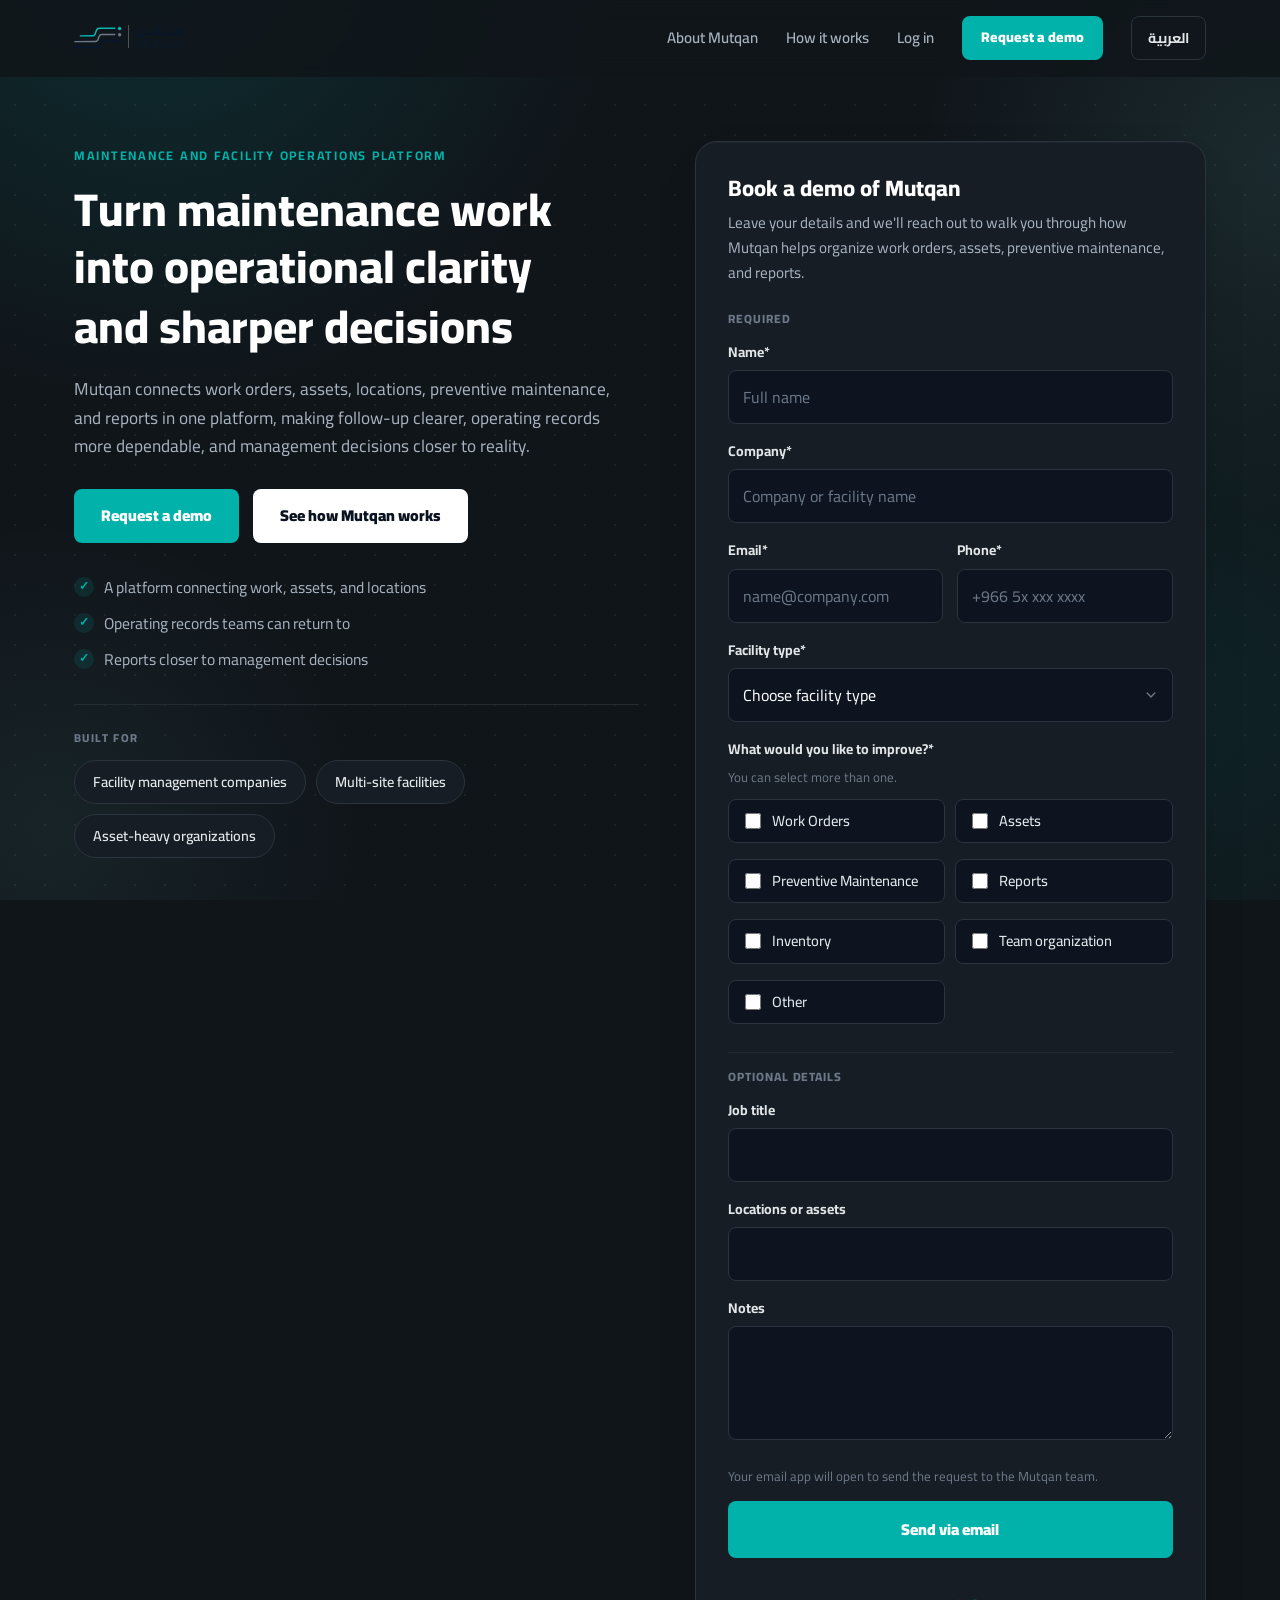
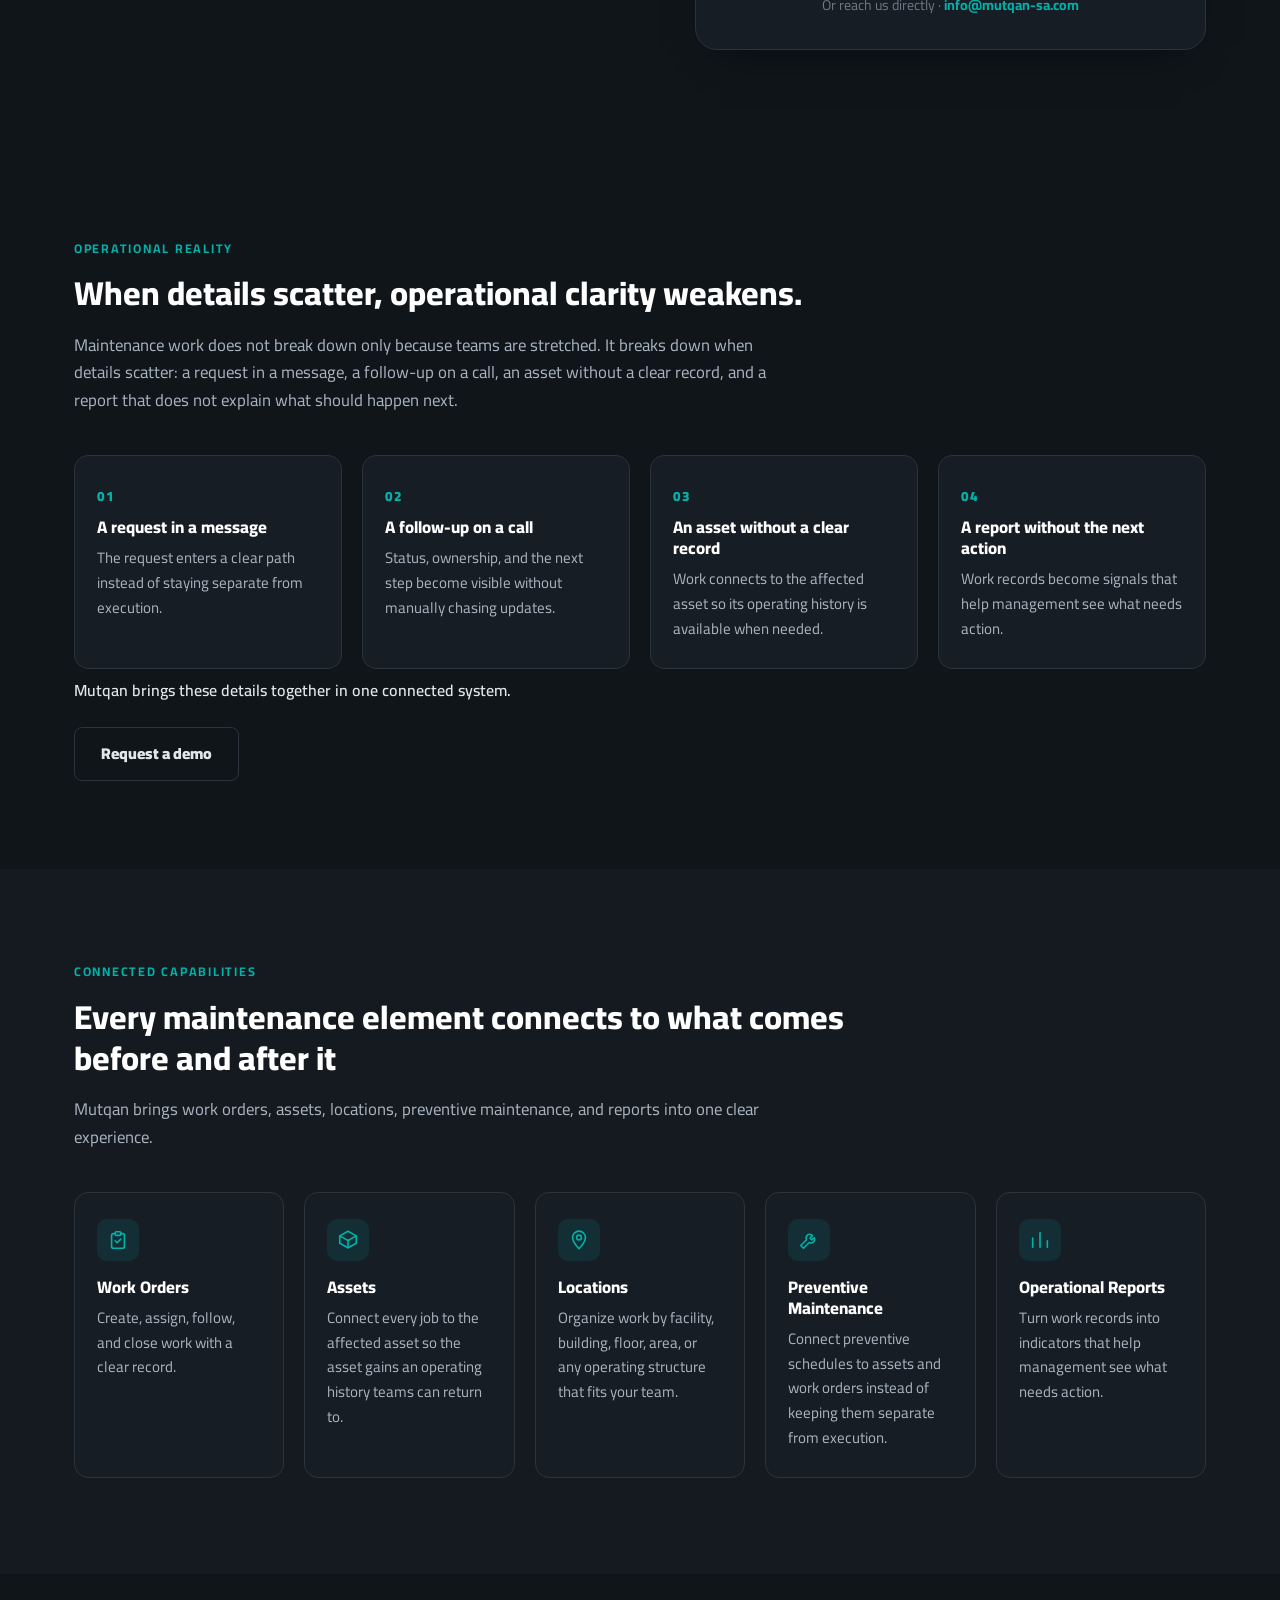
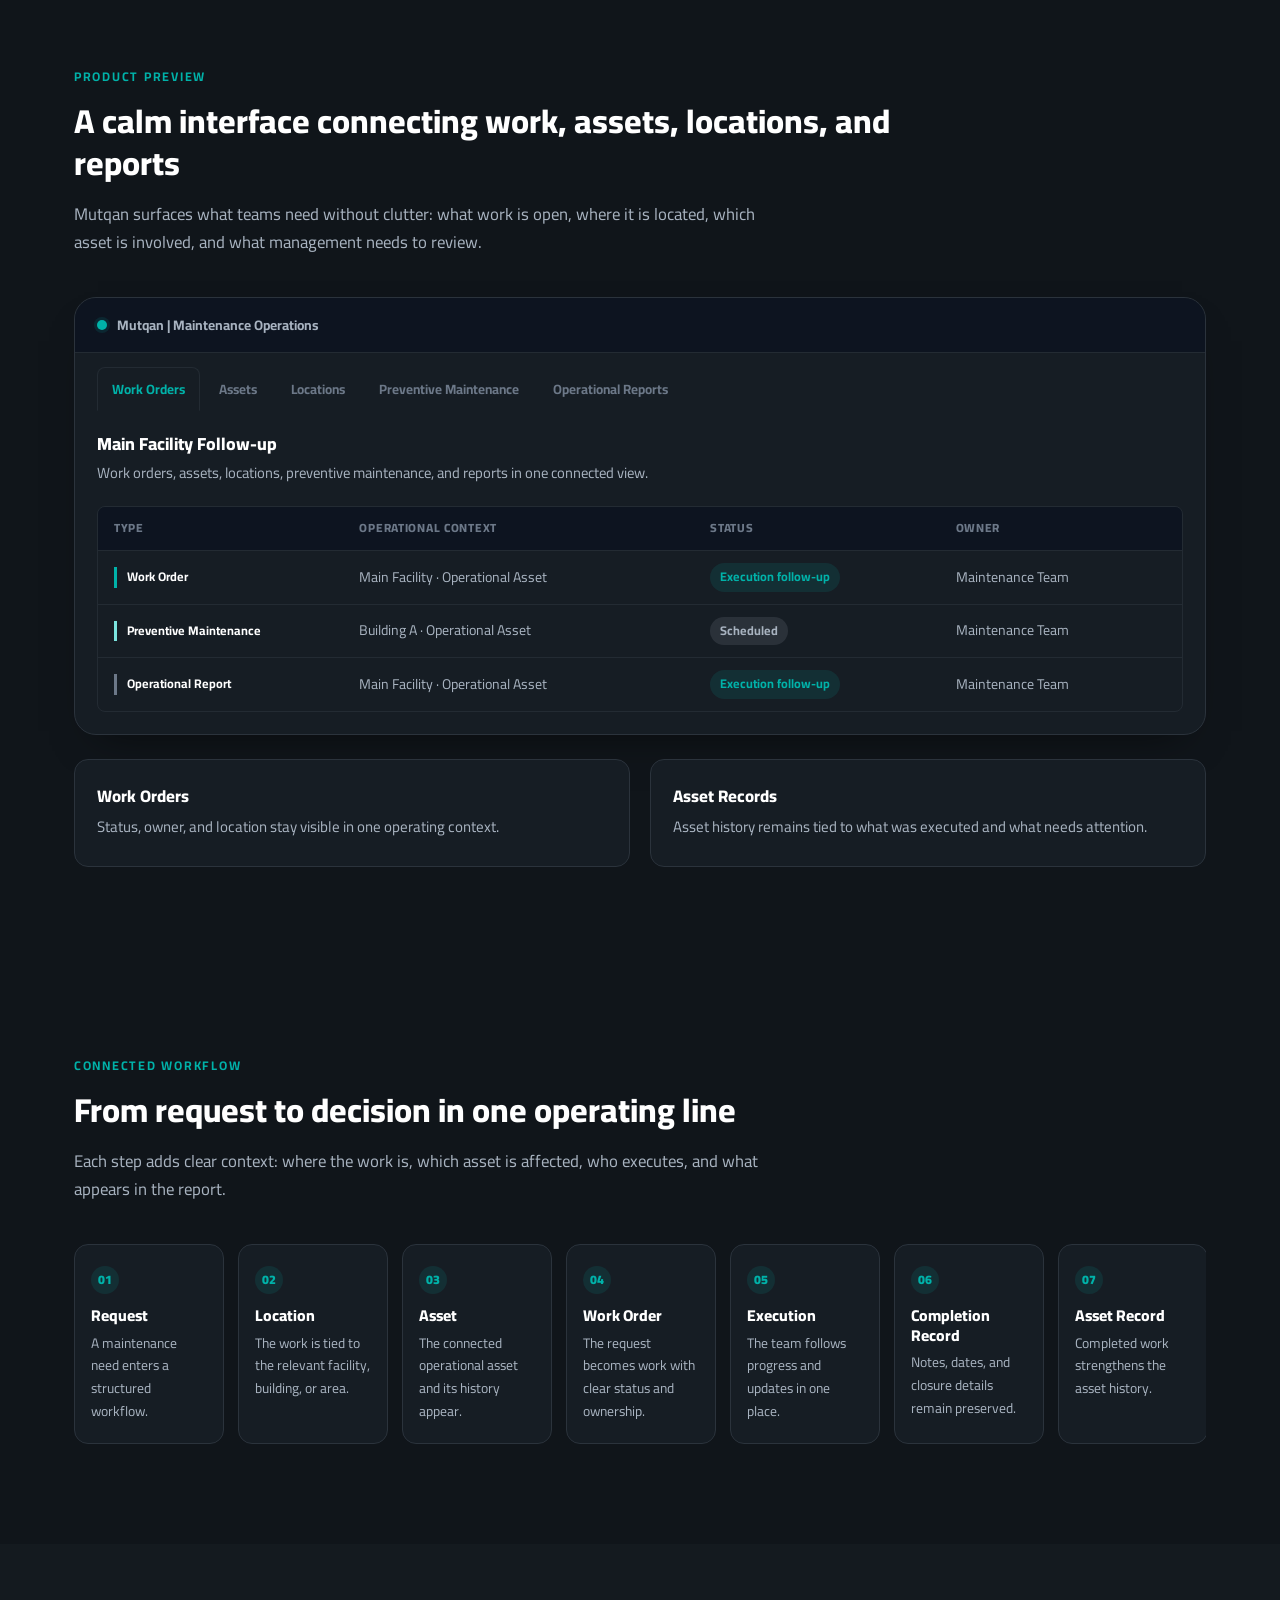
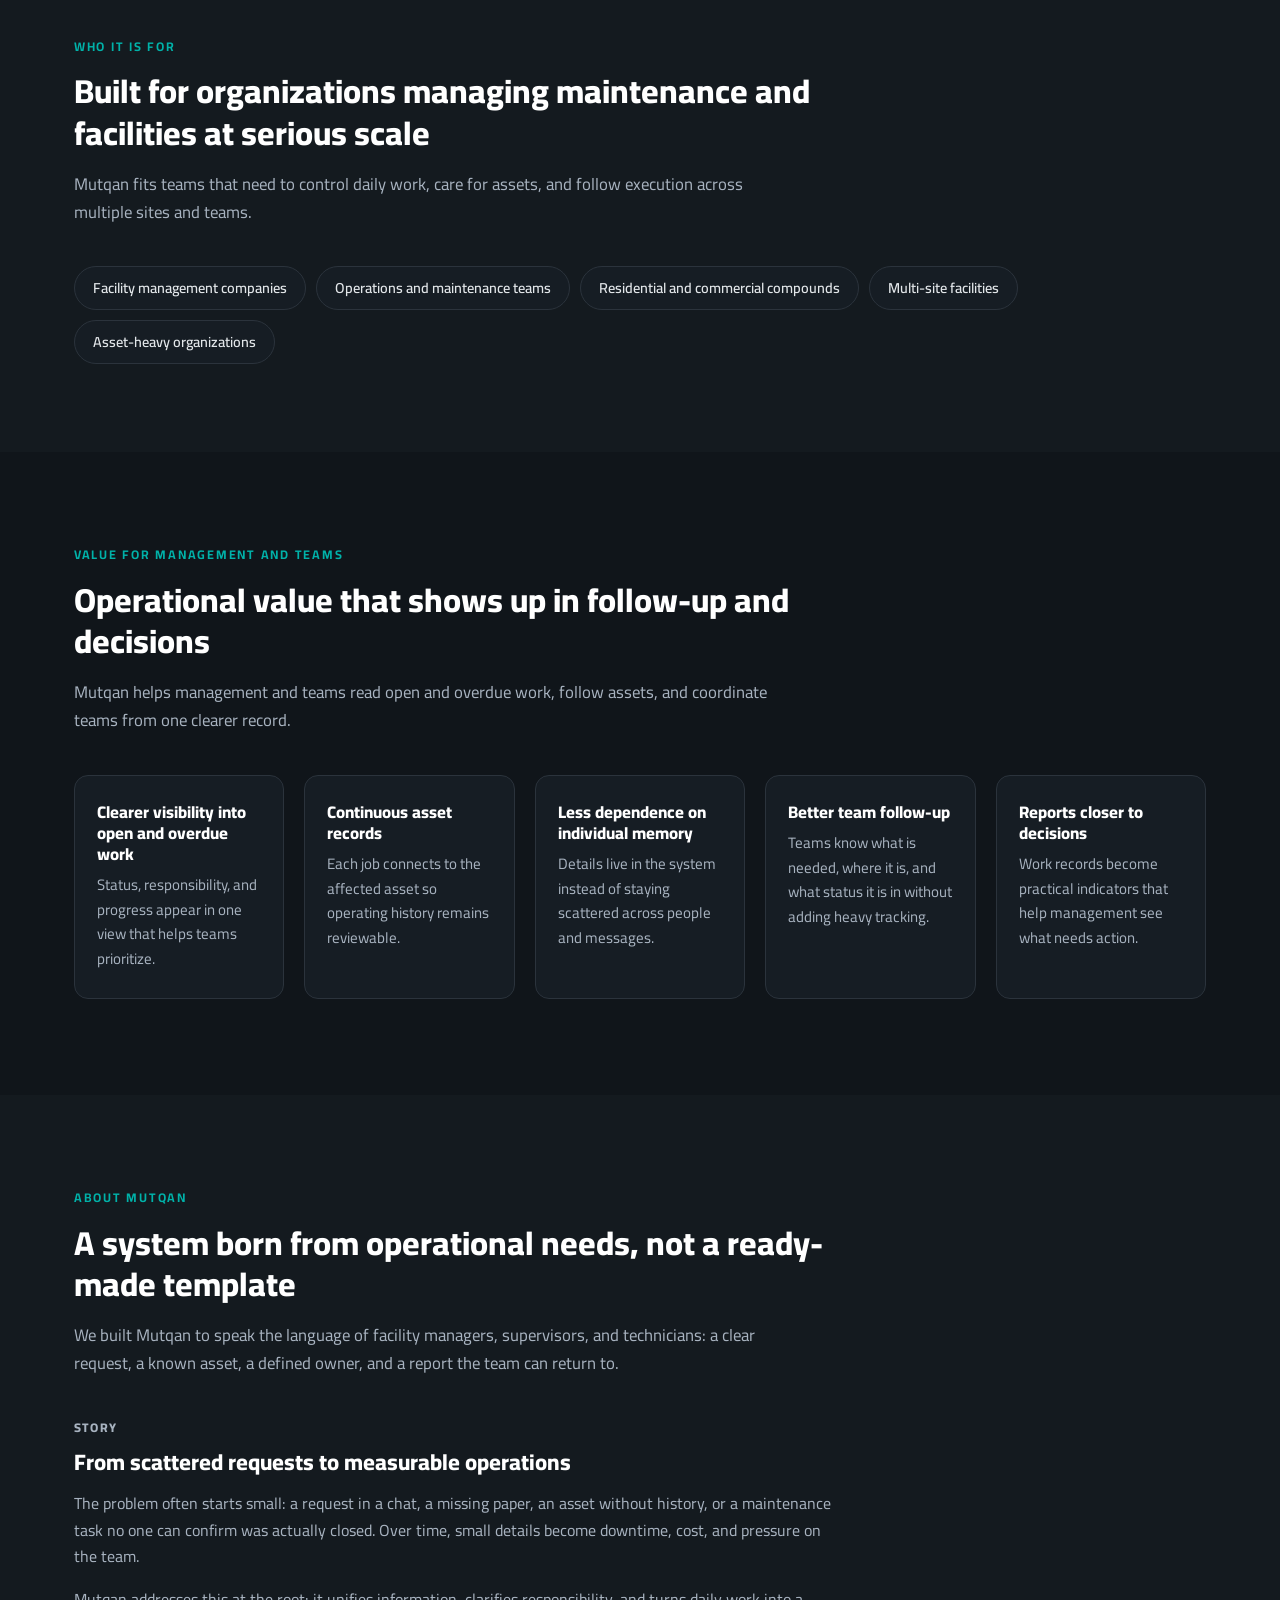
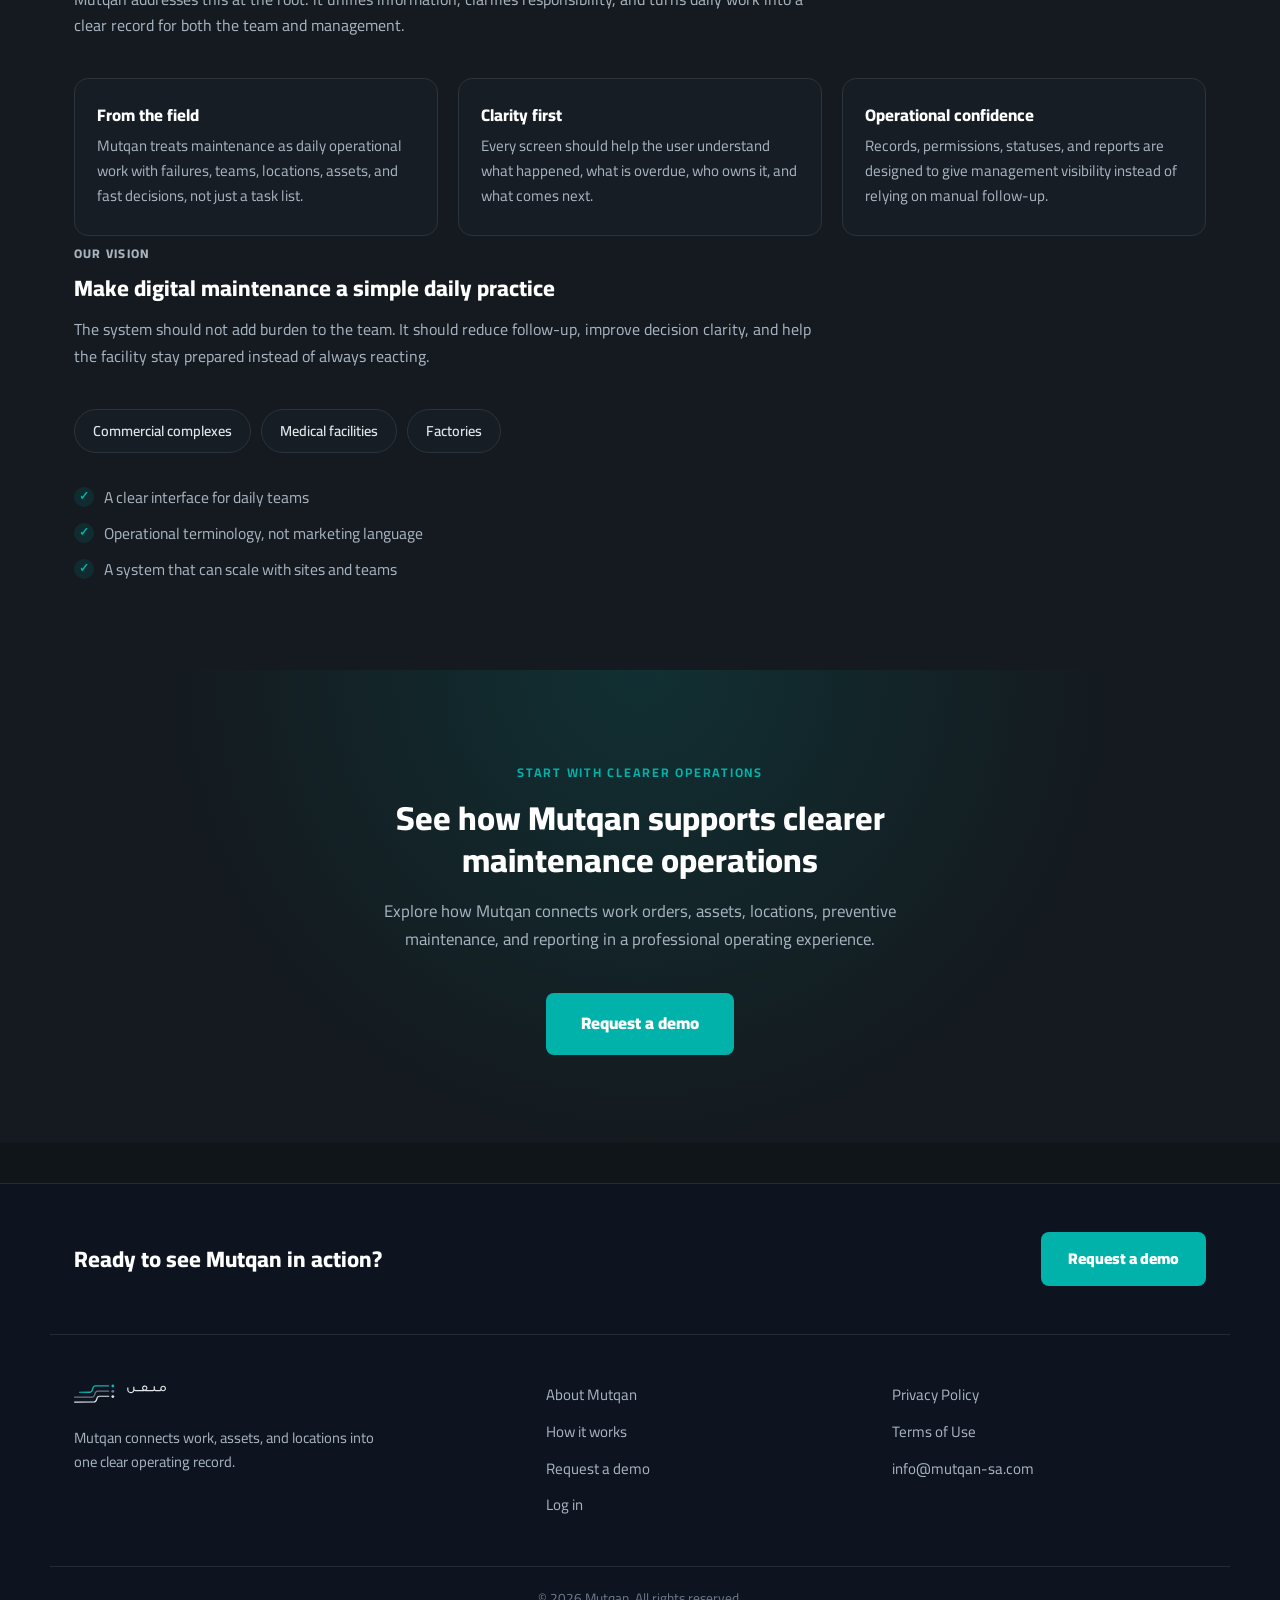
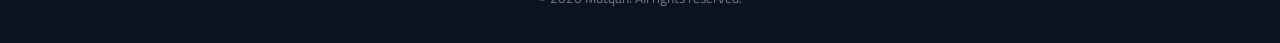
<file: projects/mutqan-landing-page/site/index.html>
<!DOCTYPE html>
<html lang="en" dir="ltr">
<head>
<meta charset="UTF-8">
<meta name="viewport" content="width=device-width, initial-scale=1.0">
<title data-i18n="meta.title">Mutqan — Maintenance and Facility Operations Platform</title>
<meta name="description" data-i18n-content="meta.desc" content="Mutqan connects work orders, assets, locations, preventive maintenance, and reports in one platform. Request a demo.">
<link rel="icon" href="assets/favicon.svg" type="image/svg+xml">
<link rel="preconnect" href="https://fonts.googleapis.com">
<link rel="preconnect" href="https://fonts.gstatic.com" crossorigin>
<link href="https://fonts.googleapis.com/css2?family=Cairo:wght@400;500;600;700;800;900&display=swap" rel="stylesheet">
<link rel="stylesheet" href="css/styles.css?v=2">
</head>
<body>

<a class="skip-link" href="#hero-form" data-i18n="a11y.skip">Skip to demo form</a>

<!-- ============ HEADER ============ -->
<header class="site-header" id="top">
  <div class="container header-inner">
    <a href="#top" class="brand" aria-label="Mutqan">
      <svg class="brand-mark" viewBox="0 0 1451.3 342.87" xmlns="http://www.w3.org/2000/svg" role="img" aria-hidden="true"><path d="M1141.24,129.72c-9.44-.8-17.16-2.7-25.49-5.39-8.44,2.93-16.27,4.65-25.18,5.36h-120.84c-6.94,0-12.59-1.93-18.54-6.59-9.45,33.4-48.11,45.05-78.05,32.57-20.02-8.34-33.18-26.87-33.24-48.53l-.11-35.01h18.52s.49,37.02.49,37.02c.18,13.87,10.35,25.94,23.16,30.61,9.57,3.5,19.33,3.42,28.99.74,13.2-3.65,23.19-15.02,23.28-29l.32-50.91,18.61-.02.14,35.58c.03,8.54,6.8,14.86,15.73,14.83l117.66-.34c-13.35-12.65-17.19-29.25-10.5-45.39,7.42-17.93,26.16-27.27,45.43-25.12,16.2,1.81,29.43,12.38,34.28,26.48,5.69,16.54,1.08,33.21-11.99,44.18l98.68.07c8.09,0,14.01-6.07,14.07-14.06l.35-44.51h18.94s.15,43.82.15,43.82c.03,8.24,6.86,14.64,15.21,14.67l62.61.19c8.27.03,8.58-10.52,8.04-20.79-1.42-27.14,19.75-48.65,46.72-47.76s47.22,25.47,41.7,52.61c-4.11,20.17-20.64,34.09-41.18,35.35-12.52.77-24.37-2.45-33.79-11.89-3.62,6.37-9.42,11.05-16.91,11.04l-69.61-.08c-8.77-.01-16.14-4.71-21.58-11.5-4.82,6.39-12.33,11.36-21.27,11.39l-104.78.37ZM1117.09,106.74c10.74-1,18.97-9.77,22.05-18.95,2.91-8.69-.07-17.23-5.95-23.55-5.54-5.96-14.25-8.17-22.78-6.45s-15.47,7.99-17.84,15.11c-6.63,19.88,13.63,34.86,24.53,33.85ZM1432.76,86.26c0-14.51-11.76-26.27-26.27-26.27s-26.27,11.76-26.27,26.27,11.76,26.27,26.27,26.27,26.27-11.76,26.27-26.27Z" fill="#06162e"/><path d="M330.73,198.74c-6.72,18.97-22.52,31.61-42.31,33.93l-279.49-.06c-5.34,0-8.56-4.91-8.69-9.15s3.21-9.84,8.81-9.85l276.5-.28c12.64-.01,22.66-9.98,26.54-20.79l14.26-39.77c6.96-19.42,23.43-33.31,44.36-35.61l176.84-.07c5.7,0,9.3,3.88,10.04,8.64s-2.34,10.79-8.27,10.8l-175.56.33c-13.22.03-24.35,9.14-28.49,20.82l-14.54,41.06Z" fill="#6c7888"/><path d="M361.21,275.51c-6.68,18.57-24.1,33.89-44.72,33.92l-304.65.37c-6.2,0-10.89-2.38-11.77-8.5-.63-4.37,2.9-10.74,8.99-10.73l301.4.06c14.7,0,27.12-6.84,32.21-20.76l13.64-37.28c6.58-17.98,23.15-32.96,43.37-33.01l149.82-.38c5.28-.01,7.9,5.55,8.14,9.45.22,3.61-2.4,9.76-7.56,9.76l-143.29-.03c-15.05,0-27.61,7.18-32.72,21.39l-12.86,35.75Z" fill="#06162e"/><path d="M245.15,155.84l-160.19-.1c-5.37,0-8.22-5.08-8.47-9.17-.28-4.58,2.67-10.14,8.35-10.16l164.56-.58c11.33-.04,21.21-9.18,24.89-19.11l17.83-48.14c6.89-18.61,22.71-31.27,42.7-34.37l213.62.05c5.81,0,8.86,5.07,9.14,9.36.34,5.13-2.96,10.15-9.17,10.16l-210.67.35c-12.15.02-22.81,9.74-26.64,20.29l-16.83,46.25c-7.67,21.07-25.71,35.18-49.12,35.17Z" fill="#07b7b3"/><circle cx="612.72" cy="47.15" r="22.47" fill="#07b7b3"/><circle cx="612.79" cy="214.55" r="22.26" fill="#06162e"/><circle cx="612.75" cy="130.83" r="22.25" fill="#6c7888"/><rect x="575.91" y="153.22" width="308.86" height="4.6" transform="translate(574.8 885.85) rotate(-90)" fill="#c1c6cc"/><circle cx="898" cy="44.62" r="11.97" fill="#0c1a30"/><circle cx="1280.56" cy="20.24" r="11.58" fill="#0c1a30"/><path d="M1129.17,22.94c-5.67-.97-9.49-5.77-9.77-10.51-.31-5.23,3.3-10.34,8.64-11.83,7.37-2.06,14.37,3.01,14.89,10.27s-5.52,13.47-13.76,12.07Z" fill="#06162e"/><circle cx="1098.78" cy="11.6" r="11.6" fill="#06162e"/><path d="M1247.45,31.61c-7.18-.73-11.34-6.28-10.88-12.07.53-6.63,6.12-11.17,13.2-10.57,6.49.55,10.93,6.16,10.33,12.43-.54,5.63-5.91,10.89-12.64,10.2Z" fill="#06162e"/><path d="M1234.57,342.87l-.32-47.45c-7.65,11.13-19.89,16.76-33.7,15.65s-25.4-9.47-31.95-22.03c-6.49-14.77-6.52-32.23,1.51-46.42,8.1-14.31,23.44-21.28,39.42-19.04,10.91,1.53,18.79,7.97,24.73,17.19l.35-15.62,10.98.11.04,117.49-11.06.11ZM1227.66,290.72c8.47-11.43,8.97-26.46,4.31-38.83-4.74-12.58-16.79-19.4-29.47-18.59-12.56.81-22.89,9.91-26.03,22.79-2.99,12.26-1.45,25.39,6.88,35.48,11.02,13.35,33.53,13.68,44.3-.86Z" fill="#0c1a30"/><path d="M1271.98,283.72c1.51-19.11,24.52-23.92,43.62-24.06l17.15-.13c1.58-12.27-2.32-22.53-13.58-25.17-12.3-2.89-28.23-.21-31.69,11.28l-10.73-.22c-.55-6.5,2.89-11.09,7.69-14.65,9.45-6.99,21.31-8.51,33.09-7.14,14.33,1.67,26.15,12.11,26.24,27.07l.37,58.27-11.04.02-.51-13.56c-10.39,16.57-34.5,19.94-50.02,10.77-8.26-4.88-11.35-13.04-10.6-22.48ZM1321.78,296.74c9.53-6.19,12.46-16.96,10.99-28.2-18.2-.56-49.27-.92-49.39,17.07-.05,6.97,3.83,12.87,11.17,14.76,8.79,2.26,19.05,1.67,27.23-3.63Z" fill="#0c1a30"/><path d="M1394.42,241.27c-5.96,5.43-8.97,13.21-9.02,20.81l-.32,46.85-10.73.1.02-83.67,10.69-.13.65,14.63c7.96-12.1,20.91-17.46,34.94-16.67,19.46,1.09,28.64,15.7,28.63,34.92v50.68s-10.79.1-10.79.1l-.42-53.75c-.05-7.02-3.26-14.69-9.36-18.22-10.58-6.13-25.03-4.09-34.31,4.36Z" fill="#0c1a30"/><path d="M1145.63,298.88c1.19,2.78,1.71,5.76,1.97,9.12-5.44,2.18-11.07,3.24-16.88,2.8-12.34-.95-20.91-10.32-20.94-22.76l-.12-53.21-16.38-.09-.05-9.35,16.42-.63.11-22.3,10.73-3.01v25.28s26,.44,26,.44l-.13,9.54-25.9.07.19,50.33c.02,4.63,1.57,10.01,5.23,12.76,5.51,4.14,12.37,3.6,19.75,1.02Z" fill="#0c1a30"/><path d="M1006.76,228.12c-.32-.18-1.12.22-1.12,1.03l.08,51.65c.15.44,2.07.49,2.06.33,1.35,5.94,3.09,12.41,8.87,16.14,8.37,5.4,19.06,5.5,28.58.53,7.09-3.7,12.7-11.79,14.31-20.7.81.12,1.66-.24,1.93-.74.29-.54.25-1.34.24-2.19l-.07-47.02,9.42-.15.08,81.97-11-.11c-.12-4.96.82-8.85-.55-14.66-7.38,12.3-19.25,17.41-32.97,17-16.36-.49-29.84-11.96-29.97-29l-.46-56.96,8.47-.08c1.25-.01,2.02.53,2.3,1.35.15.44.07,1.15-.17,1.6Z" fill="#0c1a30"/><path d="M1071.05,227.01l-9.42.15.07,47.02c0,.84.05,1.65-.24,2.19-.27.5-1.11.86-1.93.74l.23-46.78c0-1.95,1.16-3.89,2.21-4.51,1.12-.66,3.08-.91,4.68-.8l3.27.21c.6.04,1.13.85,1.13,1.8Z" fill="#06162e"/><path d="M1007.77,281.13c0,.16-1.91.1-2.06-.33l-.08-51.65c0-.81.8-1.21,1.12-1.03l-.14,47.91,1.16,5.1Z" fill="#06162e"/><path d="M851.49,216.94c-1.44.36-1.87,1.26-1.87,3.12v84.03c.02,1.64.74,2.22,1.94,2.21.08.47-.13,2.55-.85,2.55l-10.77.05.07-115.18,15.06.03,20.86,45.89,24.52,53.39,47.39-99.36,14.31.04.05,115.25-11.37-.25-.33-96.57-45.13,96.64h-9.48s-43.79-96.1-43.79-96.1c-1.69,1.73-.8,3.3-.61,4.27Z" fill="#0c1a30"/><path d="M851.49,216.94l.18,5.16c-1.54,2.49-1.54,6.5,0,9l-.12,75.2c-1.21.01-1.93-.58-1.93-2.21v-84.03c-.02-1.86.42-2.76,1.86-3.12Z" fill="#06162e"/><path d="M851.67,231.1c-1.54-2.49-1.54-6.5,0-9v9Z" fill="#0c1a30"/></svg>
      <span class="brand-word">Mutqan</span>
    </a>

    <nav class="main-nav" id="main-nav">
      <a href="#about" class="nav-link" data-i18n="nav.about">About Mutqan</a>
      <a href="#workflow" class="nav-link" data-i18n="nav.how">How it works</a>
      <a href="https://mutqan-sa.com/login" class="nav-link" data-i18n="nav.login">Log in</a>
      <a href="#hero-form" class="btn btn-primary btn-sm js-scroll-to-form" data-i18n="nav.requestDemo">Request a demo</a>
      <button type="button" class="lang-toggle" id="lang-toggle" aria-label="Switch language">
        <span data-i18n="nav.langToggle">العربية</span>
      </button>
    </nav>

    <button type="button" class="menu-toggle" id="menu-toggle" aria-label="Open menu" aria-expanded="false" aria-controls="main-nav">
      <span></span><span></span><span></span>
    </button>
  </div>
</header>

<main>

<!-- ============ HERO ============ -->
<section class="hero" id="hero">
  <div class="container hero-grid">

    <div class="hero-copy">
      <p class="kicker" data-i18n="hero.eyebrow">MAINTENANCE AND FACILITY OPERATIONS PLATFORM</p>
      <h1 class="hero-title">
        <span data-i18n="hero.title1">Turn maintenance work into operational clarity</span>
        <span data-i18n="hero.title2">and sharper decisions</span>
      </h1>
      <p class="hero-subtitle" data-i18n="hero.subtitle">Mutqan connects work orders, assets, locations, preventive maintenance, and reports in one platform, making follow-up clearer, operating records more dependable, and management decisions closer to reality.</p>

      <div class="hero-actions">
        <a href="#hero-form" class="btn btn-primary btn-pulse js-scroll-to-form" data-i18n="hero.cta1">Request a demo</a>
        <a href="#workflow" class="btn btn-secondary">
          <span data-i18n="hero.cta2">See how Mutqan works</span>
        </a>
      </div>

      <ul class="hero-bullets">
        <li><span class="check" aria-hidden="true">✓</span><span data-i18n="hero.bullet1">A platform connecting work, assets, and locations</span></li>
        <li><span class="check" aria-hidden="true">✓</span><span data-i18n="hero.bullet2">Operating records teams can return to</span></li>
        <li><span class="check" aria-hidden="true">✓</span><span data-i18n="hero.bullet3">Reports closer to management decisions</span></li>
      </ul>

      <div class="hero-trust">
        <p class="hero-trust-label" data-i18n="hero.forLabel">BUILT FOR</p>
        <div class="chip-row">
          <span class="chip chip-sm" data-i18n="who.item1">Facility management companies</span>
          <span class="chip chip-sm" data-i18n="who.item4">Multi-site facilities</span>
          <span class="chip chip-sm" data-i18n="who.item5">Asset-heavy organizations</span>
        </div>
      </div>
    </div>

    <div class="hero-form-wrap" id="hero-form">
      <form class="demo-form" id="demo-form" novalidate>
        <div class="demo-form-head">
          <h2 data-i18n="form.heading">Book a demo of Mutqan</h2>
          <p data-i18n="form.subtitle">Leave your details and we'll reach out to walk you through how Mutqan helps organize work orders, assets, preventive maintenance, and reports.</p>
        </div>

        <p class="form-section-label" data-i18n="form.sectionRequired">Required</p>

        <div class="field">
          <label for="f-name" data-i18n="form.name">Name*</label>
          <input type="text" id="f-name" name="name" required data-i18n-placeholder="form.namePlaceholder" placeholder="Full name">
        </div>

        <div class="field">
          <label for="f-company" data-i18n="form.company">Company*</label>
          <input type="text" id="f-company" name="company" required data-i18n-placeholder="form.companyPlaceholder" placeholder="Company or facility name">
        </div>

        <div class="field-row">
          <div class="field">
            <label for="f-email" data-i18n="form.email">Email*</label>
            <input type="email" id="f-email" name="email" required data-i18n-placeholder="form.emailPlaceholder" placeholder="name@company.com">
          </div>
          <div class="field">
            <label for="f-phone" data-i18n="form.phone">Phone*</label>
            <input type="tel" id="f-phone" name="phone" required data-i18n-placeholder="form.phonePlaceholder" placeholder="+966 5x xxx xxxx">
          </div>
        </div>

        <div class="field">
          <label for="f-facility" data-i18n="form.facilityType">Facility type*</label>
          <select id="f-facility" name="facilityType" required>
            <option value="" data-i18n="form.facilityTypeChoose">Choose facility type</option>
            <option value="facility-management" data-i18n="form.facilityType1">Facility management companies</option>
            <option value="compounds" data-i18n="form.facilityType2">Residential or commercial complexes</option>
            <option value="om" data-i18n="form.facilityType3">Operations &amp; maintenance</option>
            <option value="multi-site" data-i18n="form.facilityType4">Multi-site facility</option>
            <option value="other" data-i18n="form.facilityType5">Other</option>
          </select>
        </div>

        <fieldset class="field">
          <legend data-i18n="form.improve">What would you like to improve?*</legend>
          <p class="hint" data-i18n="form.improveHint">You can select more than one.</p>
          <div class="checkbox-grid">
            <label class="checkbox"><input type="checkbox" name="improve" value="work-orders"><span data-i18n="form.improve1">Work Orders</span></label>
            <label class="checkbox"><input type="checkbox" name="improve" value="assets"><span data-i18n="form.improve2">Assets</span></label>
            <label class="checkbox"><input type="checkbox" name="improve" value="pm"><span data-i18n="form.improve3">Preventive Maintenance</span></label>
            <label class="checkbox"><input type="checkbox" name="improve" value="reports"><span data-i18n="form.improve4">Reports</span></label>
            <label class="checkbox"><input type="checkbox" name="improve" value="inventory"><span data-i18n="form.improve5">Inventory</span></label>
            <label class="checkbox"><input type="checkbox" name="improve" value="team"><span data-i18n="form.improve6">Team organization</span></label>
            <label class="checkbox"><input type="checkbox" name="improve" value="other"><span data-i18n="form.improve7">Other</span></label>
          </div>
        </fieldset>

        <p class="form-section-label form-section-label--optional" data-i18n="form.sectionOptional">Optional details</p>

        <div class="field">
          <label for="f-title" data-i18n="form.jobTitle">Job title</label>
          <input type="text" id="f-title" name="jobTitle">
        </div>
        <div class="field">
          <label for="f-locations" data-i18n="form.locations">Locations or assets</label>
          <input type="text" id="f-locations" name="locations">
        </div>
        <div class="field">
          <label for="f-notes" data-i18n="form.notes">Notes</label>
          <textarea id="f-notes" name="notes" rows="3"></textarea>
        </div>

        <p class="submit-note" data-i18n="form.submitNote">Your email app will open to send the request to the Mutqan team.</p>

        <button type="submit" class="btn btn-primary btn-block" data-i18n="form.submitBtn">Send via email</button>

        <p class="form-status" id="form-status" role="status" aria-live="polite"></p>

        <p class="or-email">
          <span data-i18n="form.orEmail">Or reach us directly</span> ·
          <a href="mailto:info@mutqan-sa.com" data-i18n="form.emailDirect">info@mutqan-sa.com</a>
        </p>
      </form>
    </div>

  </div>
</section>

<!-- ============ PROBLEM ============ -->
<section class="section" id="problem">
  <div class="container">
    <p class="kicker" data-i18n="problem.eyebrow">OPERATIONAL REALITY</p>
    <h2 class="section-title" data-i18n="problem.title">When details scatter, operational clarity weakens.</h2>
    <p class="section-intro" data-i18n="problem.intro">Maintenance work does not break down only because teams are stretched. It breaks down when details scatter: a request in a message, a follow-up on a call, an asset without a clear record, and a report that does not explain what should happen next.</p>

    <div class="card-grid card-grid-4">
      <div class="step-card">
        <span class="step-num">01</span>
        <h3 data-i18n="problem.item1.title">A request in a message</h3>
        <p data-i18n="problem.item1.desc">The request enters a clear path instead of staying separate from execution.</p>
      </div>
      <div class="step-card">
        <span class="step-num">02</span>
        <h3 data-i18n="problem.item2.title">A follow-up on a call</h3>
        <p data-i18n="problem.item2.desc">Status, ownership, and the next step become visible without manually chasing updates.</p>
      </div>
      <div class="step-card">
        <span class="step-num">03</span>
        <h3 data-i18n="problem.item3.title">An asset without a clear record</h3>
        <p data-i18n="problem.item3.desc">Work connects to the affected asset so its operating history is available when needed.</p>
      </div>
      <div class="step-card">
        <span class="step-num">04</span>
        <h3 data-i18n="problem.item4.title">A report without the next action</h3>
        <p data-i18n="problem.item4.desc">Work records become signals that help management see what needs action.</p>
      </div>
    </div>

    <p class="section-closing" data-i18n="problem.closing">Mutqan brings these details together in one connected system.</p>
    <a href="#hero-form" class="btn btn-outline js-scroll-to-form" data-i18n="problem.cta">Request a demo</a>
  </div>
</section>

<!-- ============ FEATURES ============ -->
<section class="section section-alt" id="features">
  <div class="container">
    <p class="kicker" data-i18n="features.eyebrow">CONNECTED CAPABILITIES</p>
    <h2 class="section-title" data-i18n="features.title">Every maintenance element connects to what comes before and after it</h2>
    <p class="section-intro" data-i18n="features.intro">Mutqan brings work orders, assets, locations, preventive maintenance, and reports into one clear experience.</p>

    <div class="card-grid card-grid-5">
      <div class="feature-card">
        <div class="feature-icon" aria-hidden="true"><svg viewBox="0 0 24 24" fill="none" stroke="currentColor" stroke-width="1.75" stroke-linecap="round" stroke-linejoin="round"><path d="M9 5H7a2 2 0 0 0-2 2v12a2 2 0 0 0 2 2h10a2 2 0 0 0 2-2V7a2 2 0 0 0-2-2h-2"/><rect x="9" y="3" width="6" height="4" rx="1"/><path d="M9 13l2 2 4-4"/></svg></div>
        <h3 data-i18n="features.item1.title">Work Orders</h3>
        <p data-i18n="features.item1.desc">Create, assign, follow, and close work with a clear record.</p>
      </div>
      <div class="feature-card">
        <div class="feature-icon" aria-hidden="true"><svg viewBox="0 0 24 24" fill="none" stroke="currentColor" stroke-width="1.75" stroke-linecap="round" stroke-linejoin="round"><path d="M21 7.5l-9-5-9 5 9 5 9-5z"/><path d="M3 7.5v8l9 5 9-5v-8"/><path d="M12 12.5v8"/></svg></div>
        <h3 data-i18n="features.item2.title">Assets</h3>
        <p data-i18n="features.item2.desc">Connect every job to the affected asset so the asset gains an operating history teams can return to.</p>
      </div>
      <div class="feature-card">
        <div class="feature-icon" aria-hidden="true"><svg viewBox="0 0 24 24" fill="none" stroke="currentColor" stroke-width="1.75" stroke-linecap="round" stroke-linejoin="round"><path d="M12 21.5s7-7.2 7-12.2a7 7 0 1 0-14 0c0 5 7 12.2 7 12.2z"/><circle cx="12" cy="9.3" r="2.6"/></svg></div>
        <h3 data-i18n="features.item3.title">Locations</h3>
        <p data-i18n="features.item3.desc">Organize work by facility, building, floor, area, or any operating structure that fits your team.</p>
      </div>
      <div class="feature-card">
        <div class="feature-icon" aria-hidden="true"><svg viewBox="0 0 24 24" fill="none" stroke="currentColor" stroke-width="1.75" stroke-linecap="round" stroke-linejoin="round"><path d="M14.7 6.3a4 4 0 0 0-5.4 5.4L3 18l3 3 6.3-6.3a4 4 0 0 0 5.4-5.4l-2.6 2.6-2-2 2.6-2.6z"/></svg></div>
        <h3 data-i18n="features.item4.title">Preventive Maintenance</h3>
        <p data-i18n="features.item4.desc">Connect preventive schedules to assets and work orders instead of keeping them separate from execution.</p>
      </div>
      <div class="feature-card">
        <div class="feature-icon" aria-hidden="true"><svg viewBox="0 0 24 24" fill="none" stroke="currentColor" stroke-width="1.75" stroke-linecap="round" stroke-linejoin="round"><path d="M4 20V10M12 20V4M20 20v-7"/></svg></div>
        <h3 data-i18n="features.item5.title">Operational Reports</h3>
        <p data-i18n="features.item5.desc">Turn work records into indicators that help management see what needs action.</p>
      </div>
    </div>
  </div>
</section>

<!-- ============ PRODUCT PREVIEW ============ -->
<section class="section" id="preview">
  <div class="container">
    <p class="kicker" data-i18n="preview.eyebrow">PRODUCT PREVIEW</p>
    <h2 class="section-title" data-i18n="preview.title">A calm interface connecting work, assets, locations, and reports</h2>
    <p class="section-intro" data-i18n="preview.intro">Mutqan surfaces what teams need without clutter: what work is open, where it is located, which asset is involved, and what management needs to review.</p>

    <div class="preview-panel">
      <div class="preview-panel-head">
        <span class="preview-dot" aria-hidden="true"></span>
        <span class="preview-panel-title">Mutqan | Maintenance Operations</span>
      </div>

      <div class="preview-tabs" role="tablist">
        <button type="button" class="preview-tab is-active" data-i18n="features.item1.title">Work Orders</button>
        <button type="button" class="preview-tab" data-i18n="features.item2.title">Assets</button>
        <button type="button" class="preview-tab" data-i18n="features.item3.title">Locations</button>
        <button type="button" class="preview-tab" data-i18n="features.item4.title">Preventive Maintenance</button>
        <button type="button" class="preview-tab" data-i18n="features.item5.title">Operational Reports</button>
      </div>

      <div class="preview-body">
        <h3 data-i18n="preview.panelTitle">Main Facility Follow-up</h3>
        <p data-i18n="preview.panelSubtitle">Work orders, assets, locations, preventive maintenance, and reports in one connected view.</p>

        <div class="preview-table" role="table">
          <div class="preview-table-head" role="row">
            <span data-i18n="preview.colType">Type</span>
            <span data-i18n="preview.colContext">Operational Context</span>
            <span data-i18n="preview.colStatus">Status</span>
            <span data-i18n="preview.colOwner">Owner</span>
          </div>
          <div class="preview-table-row" role="row">
            <span class="badge badge-teal" data-i18n="preview.row1.type">Work Order</span>
            <span data-i18n="preview.row1.context">Main Facility · Operational Asset</span>
            <span class="status-pill status-live" data-i18n="preview.row1.status">Execution follow-up</span>
            <span data-i18n="preview.row1.owner">Maintenance Team</span>
          </div>
          <div class="preview-table-row" role="row">
            <span class="badge badge-accent" data-i18n="preview.row2.type">Preventive Maintenance</span>
            <span data-i18n="preview.row2.context">Building A · Operational Asset</span>
            <span class="status-pill status-scheduled" data-i18n="preview.row2.status">Scheduled</span>
            <span data-i18n="preview.row2.owner">Maintenance Team</span>
          </div>
          <div class="preview-table-row" role="row">
            <span class="badge badge-neutral" data-i18n="preview.row3.type">Operational Report</span>
            <span data-i18n="preview.row3.context">Main Facility · Operational Asset</span>
            <span class="status-pill status-live" data-i18n="preview.row3.status">Execution follow-up</span>
            <span data-i18n="preview.row3.owner">Maintenance Team</span>
          </div>
        </div>
      </div>
    </div>

    <div class="card-grid card-grid-2">
      <div class="pillar-card">
        <h3 data-i18n="preview.context1.title">Work Orders</h3>
        <p data-i18n="preview.context1.desc">Status, owner, and location stay visible in one operating context.</p>
      </div>
      <div class="pillar-card">
        <h3 data-i18n="preview.context2.title">Asset Records</h3>
        <p data-i18n="preview.context2.desc">Asset history remains tied to what was executed and what needs attention.</p>
      </div>
    </div>
  </div>
</section>

<!-- ============ WORKFLOW ============ -->
<section class="section" id="workflow">
  <div class="container">
    <p class="kicker" data-i18n="workflow.eyebrow">CONNECTED WORKFLOW</p>
    <h2 class="section-title" data-i18n="workflow.title">From request to decision in one operating line</h2>
    <p class="section-intro" data-i18n="workflow.intro">Each step adds clear context: where the work is, which asset is affected, who executes, and what appears in the report.</p>

    <ol class="workflow-track">
      <li><span class="wf-num">01</span><h3 data-i18n="workflow.step1.title">Request</h3><p data-i18n="workflow.step1.desc">A maintenance need enters a structured workflow.</p></li>
      <li><span class="wf-num">02</span><h3 data-i18n="workflow.step2.title">Location</h3><p data-i18n="workflow.step2.desc">The work is tied to the relevant facility, building, or area.</p></li>
      <li><span class="wf-num">03</span><h3 data-i18n="workflow.step3.title">Asset</h3><p data-i18n="workflow.step3.desc">The connected operational asset and its history appear.</p></li>
      <li><span class="wf-num">04</span><h3 data-i18n="workflow.step4.title">Work Order</h3><p data-i18n="workflow.step4.desc">The request becomes work with clear status and ownership.</p></li>
      <li><span class="wf-num">05</span><h3 data-i18n="workflow.step5.title">Execution</h3><p data-i18n="workflow.step5.desc">The team follows progress and updates in one place.</p></li>
      <li><span class="wf-num">06</span><h3 data-i18n="workflow.step6.title">Completion Record</h3><p data-i18n="workflow.step6.desc">Notes, dates, and closure details remain preserved.</p></li>
      <li><span class="wf-num">07</span><h3 data-i18n="workflow.step7.title">Asset Record</h3><p data-i18n="workflow.step7.desc">Completed work strengthens the asset history.</p></li>
      <li><span class="wf-num">08</span><h3 data-i18n="workflow.step8.title">Report</h3><p data-i18n="workflow.step8.desc">Work and progress signals become visible to management.</p></li>
      <li><span class="wf-num">09</span><h3 data-i18n="workflow.step9.title">Decision</h3><p data-i18n="workflow.step9.desc">The data supports sharper operating decisions.</p></li>
    </ol>
  </div>
</section>

<!-- ============ WHO IT'S FOR ============ -->
<section class="section section-alt" id="who">
  <div class="container">
    <p class="kicker" data-i18n="who.eyebrow">WHO IT IS FOR</p>
    <h2 class="section-title" data-i18n="who.title">Built for organizations managing maintenance and facilities at serious scale</h2>
    <p class="section-intro" data-i18n="who.intro">Mutqan fits teams that need to control daily work, care for assets, and follow execution across multiple sites and teams.</p>

    <div class="chip-row">
      <span class="chip" data-i18n="who.item1">Facility management companies</span>
      <span class="chip" data-i18n="who.item2">Operations and maintenance teams</span>
      <span class="chip" data-i18n="who.item3">Residential and commercial compounds</span>
      <span class="chip" data-i18n="who.item4">Multi-site facilities</span>
      <span class="chip" data-i18n="who.item5">Asset-heavy organizations</span>
    </div>
  </div>
</section>

<!-- ============ VALUE ============ -->
<section class="section" id="value">
  <div class="container">
    <p class="kicker" data-i18n="value.eyebrow">VALUE FOR MANAGEMENT AND TEAMS</p>
    <h2 class="section-title" data-i18n="value.title">Operational value that shows up in follow-up and decisions</h2>
    <p class="section-intro" data-i18n="value.intro">Mutqan helps management and teams read open and overdue work, follow assets, and coordinate teams from one clearer record.</p>

    <div class="card-grid card-grid-5">
      <div class="value-card">
        <h3 data-i18n="value.item1.title">Clearer visibility into open and overdue work</h3>
        <p data-i18n="value.item1.desc">Status, responsibility, and progress appear in one view that helps teams prioritize.</p>
      </div>
      <div class="value-card">
        <h3 data-i18n="value.item2.title">Continuous asset records</h3>
        <p data-i18n="value.item2.desc">Each job connects to the affected asset so operating history remains reviewable.</p>
      </div>
      <div class="value-card">
        <h3 data-i18n="value.item3.title">Less dependence on individual memory</h3>
        <p data-i18n="value.item3.desc">Details live in the system instead of staying scattered across people and messages.</p>
      </div>
      <div class="value-card">
        <h3 data-i18n="value.item4.title">Better team follow-up</h3>
        <p data-i18n="value.item4.desc">Teams know what is needed, where it is, and what status it is in without adding heavy tracking.</p>
      </div>
      <div class="value-card">
        <h3 data-i18n="value.item5.title">Reports closer to decisions</h3>
        <p data-i18n="value.item5.desc">Work records become practical indicators that help management see what needs action.</p>
      </div>
    </div>
  </div>
</section>

<!-- ============ ABOUT (section, not a page) ============ -->
<section class="section section-alt about-section" id="about">
  <div class="container">
    <p class="kicker" data-i18n="about.eyebrow">About Mutqan</p>
    <h2 class="section-title" data-i18n="about.title">A system born from operational needs, not a ready-made template</h2>
    <p class="section-intro" data-i18n="about.intro">We built Mutqan to speak the language of facility managers, supervisors, and technicians: a clear request, a known asset, a defined owner, and a report the team can return to.</p>

    <div class="about-block">
      <p class="about-label" data-i18n="about.storyLabel">Story</p>
      <h3 data-i18n="about.storyTitle">From scattered requests to measurable operations</h3>
      <p data-i18n="about.storyP1">The problem often starts small: a request in a chat, a missing paper, an asset without history, or a maintenance task no one can confirm was actually closed. Over time, small details become downtime, cost, and pressure on the team.</p>
      <p data-i18n="about.storyP2">Mutqan addresses this at the root: it unifies information, clarifies responsibility, and turns daily work into a clear record for both the team and management.</p>
    </div>

    <div class="card-grid card-grid-3">
      <div class="pillar-card">
        <h3 data-i18n="about.pillar1.title">From the field</h3>
        <p data-i18n="about.pillar1.desc">Mutqan treats maintenance as daily operational work with failures, teams, locations, assets, and fast decisions, not just a task list.</p>
      </div>
      <div class="pillar-card">
        <h3 data-i18n="about.pillar2.title">Clarity first</h3>
        <p data-i18n="about.pillar2.desc">Every screen should help the user understand what happened, what is overdue, who owns it, and what comes next.</p>
      </div>
      <div class="pillar-card">
        <h3 data-i18n="about.pillar3.title">Operational confidence</h3>
        <p data-i18n="about.pillar3.desc">Records, permissions, statuses, and reports are designed to give management visibility instead of relying on manual follow-up.</p>
      </div>
    </div>

    <div class="about-block">
      <p class="about-label" data-i18n="about.visionLabel">Our vision</p>
      <h3 data-i18n="about.visionTitle">Make digital maintenance a simple daily practice</h3>
      <p data-i18n="about.visionP">The system should not add burden to the team. It should reduce follow-up, improve decision clarity, and help the facility stay prepared instead of always reacting.</p>
    </div>

    <div class="chip-row">
      <span class="chip" data-i18n="about.segment1">Commercial complexes</span>
      <span class="chip" data-i18n="about.segment2">Medical facilities</span>
      <span class="chip" data-i18n="about.segment3">Factories</span>
    </div>

    <ul class="about-closing">
      <li><span class="check" aria-hidden="true">✓</span><span data-i18n="about.closing1">A clear interface for daily teams</span></li>
      <li><span class="check" aria-hidden="true">✓</span><span data-i18n="about.closing2">Operational terminology, not marketing language</span></li>
      <li><span class="check" aria-hidden="true">✓</span><span data-i18n="about.closing3">A system that can scale with sites and teams</span></li>
    </ul>
  </div>
</section>

<!-- ============ FINAL CTA ============ -->
<section class="section final-cta" id="cta">
  <div class="container">
    <p class="kicker" data-i18n="finalCta.eyebrow">START WITH CLEARER OPERATIONS</p>
    <h2 class="section-title" data-i18n="finalCta.title">See how Mutqan supports clearer maintenance operations</h2>
    <p class="section-intro" data-i18n="finalCta.subtitle">Explore how Mutqan connects work orders, assets, locations, preventive maintenance, and reporting in a professional operating experience.</p>
    <a href="#hero-form" class="btn btn-primary btn-lg js-scroll-to-form" data-i18n="finalCta.button">Request a demo</a>
  </div>
</section>

</main>

<!-- ============ FOOTER ============ -->
<footer class="site-footer">
  <div class="container footer-cta">
    <h2 data-i18n="footer.ctaHeading">Ready to see Mutqan in action?</h2>
    <a href="#hero-form" class="btn btn-primary js-scroll-to-form" data-i18n="footer.ctaButton">Request a demo</a>
  </div>

  <div class="container footer-grid">
    <div class="footer-brand">
      <a href="#top" class="brand" aria-label="Mutqan">
        <svg class="brand-mark brand-mark-sm" viewBox="0 0 1451.3 342.87" xmlns="http://www.w3.org/2000/svg" role="img" aria-hidden="true"><path d="M1141.24,129.72c-9.44-.8-17.16-2.7-25.49-5.39-8.44,2.93-16.27,4.65-25.18,5.36h-120.84c-6.94,0-12.59-1.93-18.54-6.59-9.45,33.4-48.11,45.05-78.05,32.57-20.02-8.34-33.18-26.87-33.24-48.53l-.11-35.01h18.52s.49,37.02.49,37.02c.18,13.87,10.35,25.94,23.16,30.61,9.57,3.5,19.33,3.42,28.99.74,13.2-3.65,23.19-15.02,23.28-29l.32-50.91,18.61-.02.14,35.58c.03,8.54,6.8,14.86,15.73,14.83l117.66-.34c-13.35-12.65-17.19-29.25-10.5-45.39,7.42-17.93,26.16-27.27,45.43-25.12,16.2,1.81,29.43,12.38,34.28,26.48,5.69,16.54,1.08,33.21-11.99,44.18l98.68.07c8.09,0,14.01-6.07,14.07-14.06l.35-44.51h18.94s.15,43.82.15,43.82c.03,8.24,6.86,14.64,15.21,14.67l62.61.19c8.27.03,8.58-10.52,8.04-20.79-1.42-27.14,19.75-48.65,46.72-47.76s47.22,25.47,41.7,52.61c-4.11,20.17-20.64,34.09-41.18,35.35-12.52.77-24.37-2.45-33.79-11.89-3.62,6.37-9.42,11.05-16.91,11.04l-69.61-.08c-8.77-.01-16.14-4.71-21.58-11.5-4.82,6.39-12.33,11.36-21.27,11.39l-104.78.37ZM1117.09,106.74c10.74-1,18.97-9.77,22.05-18.95,2.91-8.69-.07-17.23-5.95-23.55-5.54-5.96-14.25-8.17-22.78-6.45s-15.47,7.99-17.84,15.11c-6.63,19.88,13.63,34.86,24.53,33.85ZM1432.76,86.26c0-14.51-11.76-26.27-26.27-26.27s-26.27,11.76-26.27,26.27,11.76,26.27,26.27,26.27,26.27-11.76,26.27-26.27Z" fill="#e2e6e9"/><path d="M330.73,198.74c-6.72,18.97-22.52,31.61-42.31,33.93l-279.49-.06c-5.34,0-8.56-4.91-8.69-9.15s3.21-9.84,8.81-9.85l276.5-.28c12.64-.01,22.66-9.98,26.54-20.79l14.26-39.77c6.96-19.42,23.43-33.31,44.36-35.61l176.84-.07c5.7,0,9.3,3.88,10.04,8.64s-2.34,10.79-8.27,10.8l-175.56.33c-13.22.03-24.35,9.14-28.49,20.82l-14.54,41.06Z" fill="#6c7888"/><path d="M361.21,275.51c-6.68,18.57-24.1,33.89-44.72,33.92l-304.65.37c-6.2,0-10.89-2.38-11.77-8.5-.63-4.37,2.9-10.74,8.99-10.73l301.4.06c14.7,0,27.12-6.84,32.21-20.76l13.64-37.28c6.58-17.98,23.15-32.96,43.37-33.01l149.82-.38c5.28-.01,7.9,5.55,8.14,9.45.22,3.61-2.4,9.76-7.56,9.76l-143.29-.03c-15.05,0-27.61,7.18-32.72,21.39l-12.86,35.75Z" fill="#e2e6e9"/><path d="M245.15,155.84l-160.19-.1c-5.37,0-8.22-5.08-8.47-9.17-.28-4.58,2.67-10.14,8.35-10.16l164.56-.58c11.33-.04,21.21-9.18,24.89-19.11l17.83-48.14c6.89-18.61,22.71-31.27,42.7-34.37l213.62.05c5.81,0,8.86,5.07,9.14,9.36.34,5.13-2.96,10.15-9.17,10.16l-210.67.35c-12.15.02-22.81,9.74-26.64,20.29l-16.83,46.25c-7.67,21.07-25.71,35.18-49.12,35.17Z" fill="#07b7b3"/><circle cx="612.72" cy="47.15" r="22.47" fill="#07b7b3"/><circle cx="612.79" cy="214.55" r="22.26" fill="#e2e6e9"/><circle cx="612.75" cy="130.83" r="22.25" fill="#6c7888"/></svg>
        <span class="brand-word">Mutqan</span>
      </a>
      <p data-i18n="footer.tagline">Mutqan connects work, assets, and locations into one clear operating record.</p>
    </div>

    <nav class="footer-nav">
      <a href="#about" data-i18n="footer.navAbout">About Mutqan</a>
      <a href="#workflow" data-i18n="nav.how">How it works</a>
      <a href="#hero-form" class="js-scroll-to-form" data-i18n="footer.navDemo">Request a demo</a>
      <a href="https://mutqan-sa.com/login" data-i18n="footer.navLogin">Log in</a>
    </nav>

    <div class="footer-legal">
      <a href="https://mutqan-sa.com/privacy" data-i18n="footer.privacy">Privacy Policy</a>
      <a href="https://mutqan-sa.com/terms" data-i18n="footer.terms">Terms of Use</a>
      <a href="mailto:info@mutqan-sa.com">info@mutqan-sa.com</a>
    </div>
  </div>

  <div class="container footer-bottom">
    <p data-i18n="footer.rights">© <span id="year"></span> Mutqan. All rights reserved.</p>
  </div>
</footer>

<script src="js/i18n.js?v=2"></script>
<script src="js/main.js?v=2"></script>
</body>
</html>
</file>
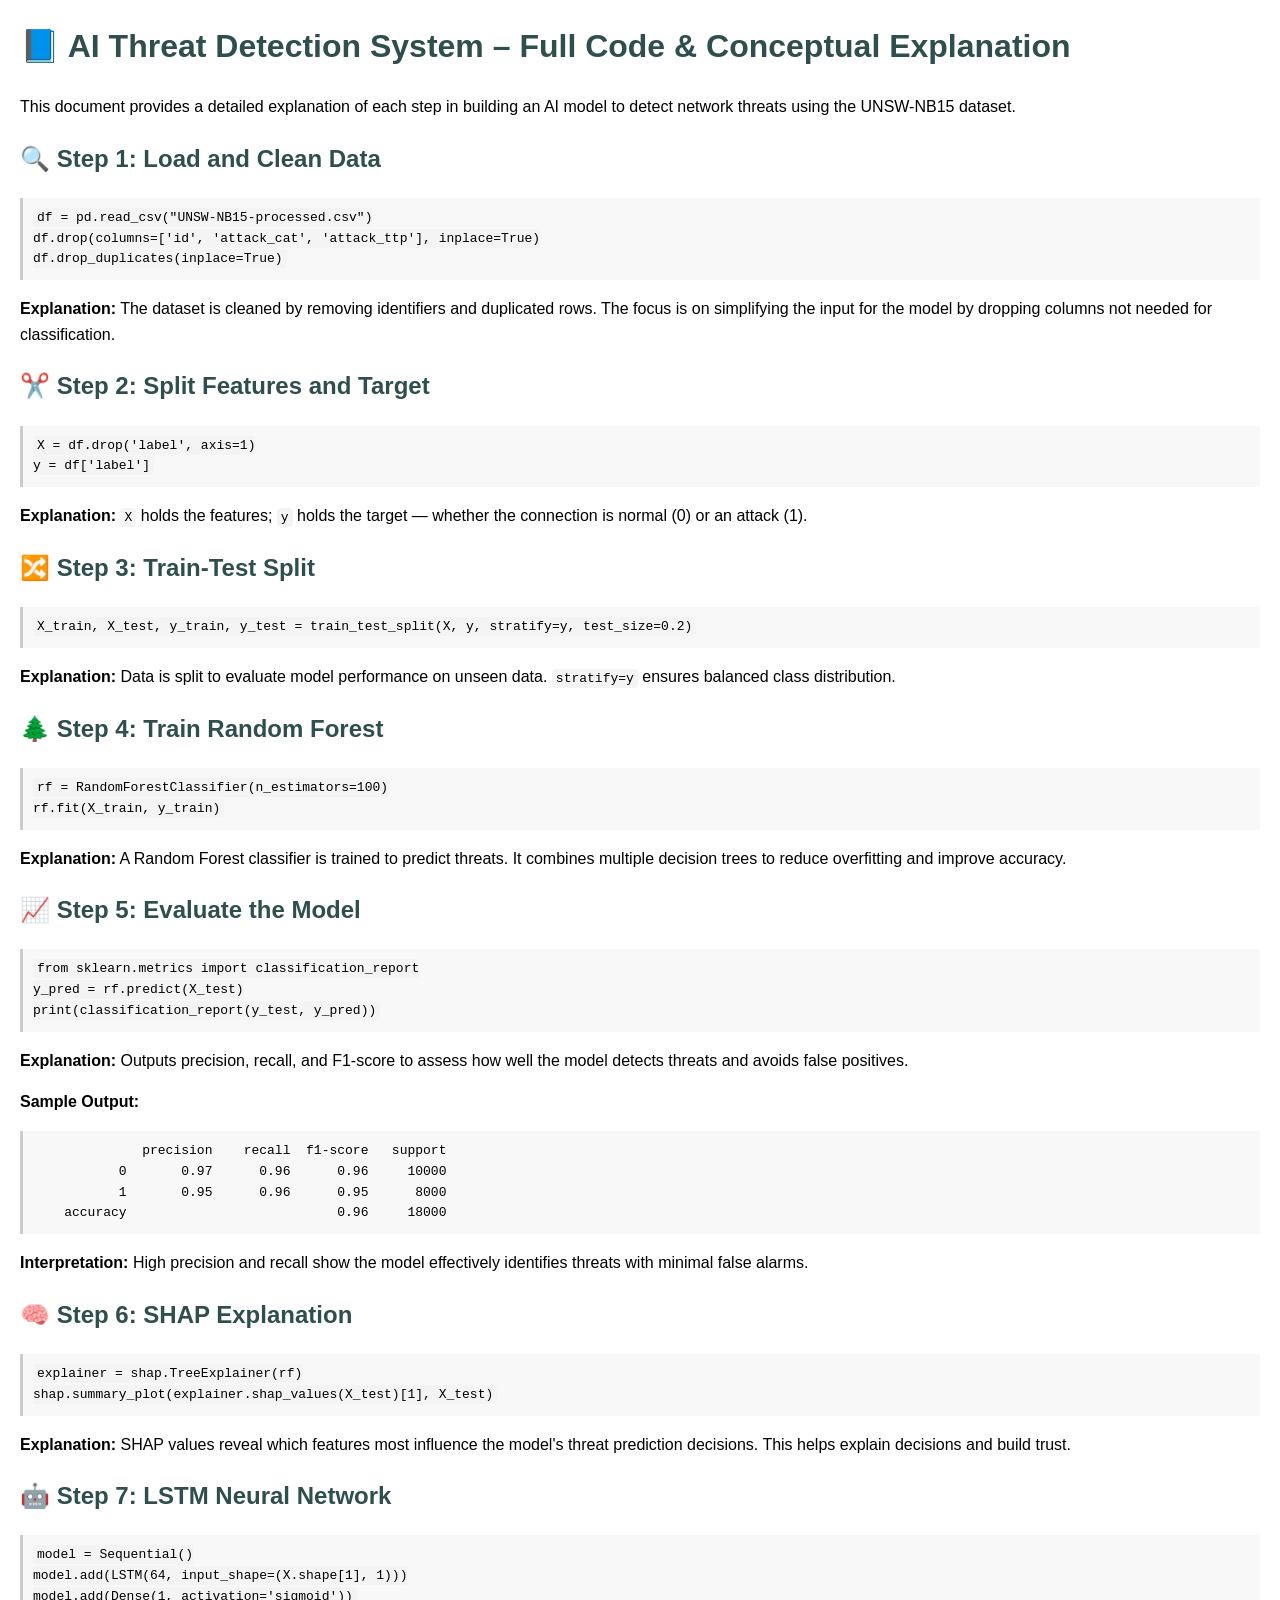
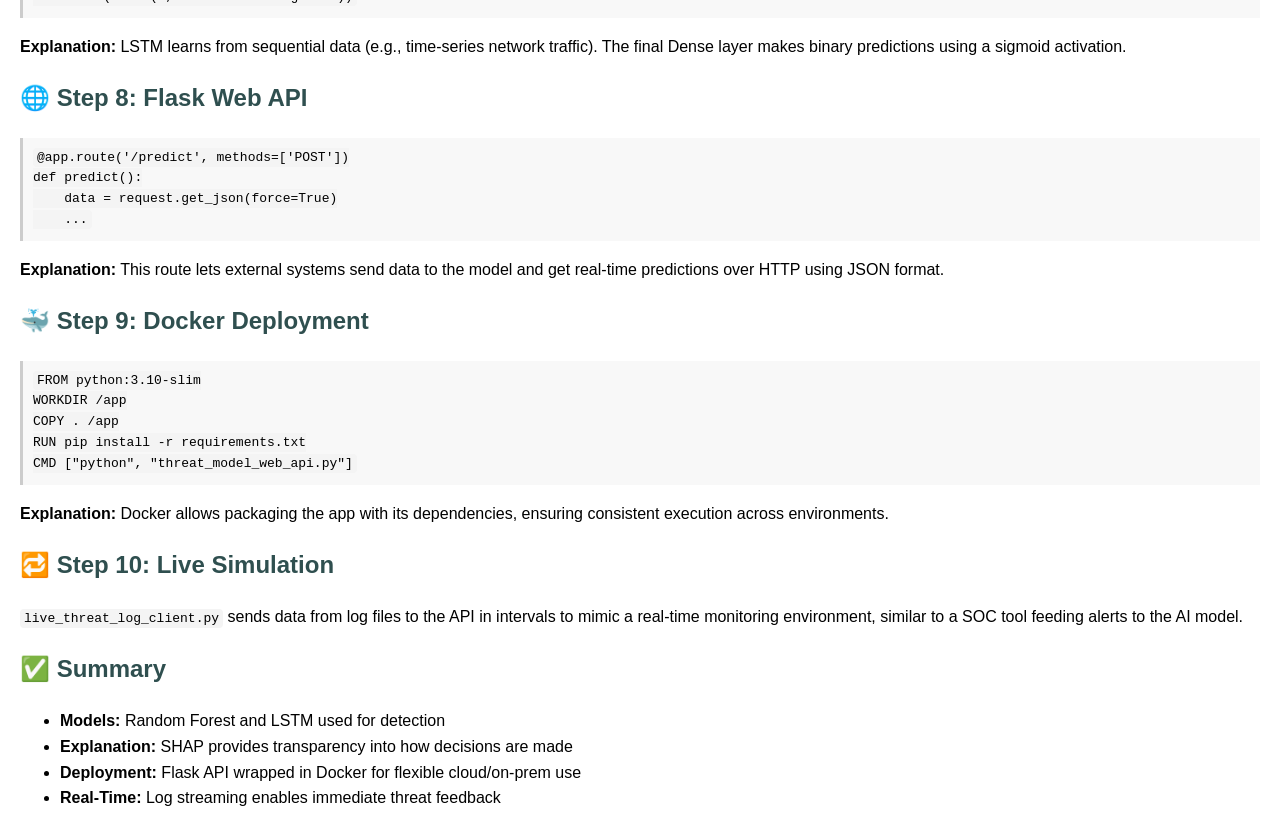
<file: projects/ai-threat-detection/docs/code_explanation.html>
<!DOCTYPE html>
<html>
<head>
  <meta charset="UTF-8">
  <title>AI Threat Detection System - Full Explanation</title>
  <style>
    body { font-family: Arial, sans-serif; line-height: 1.6; margin: 20px; }
    h1, h2, h3 { color: #2F4F4F; }
    code { background-color: #f4f4f4; padding: 2px 4px; border-radius: 4px; }
    pre { background-color: #f8f8f8; padding: 10px; border-left: 3px solid #ccc; overflow-x: auto; }
    table { width: 100%; border-collapse: collapse; margin-bottom: 20px; }
    table, th, td { border: 1px solid #ddd; padding: 8px; }
    th { background-color: #f2f2f2; }
    img { max-width: 100%; }
  </style>
</head>
<body>

<h1>📘 AI Threat Detection System – Full Code & Conceptual Explanation</h1>
<p>This document provides a detailed explanation of each step in building an AI model to detect network threats using the UNSW-NB15 dataset.</p>

<h2>🔍 Step 1: Load and Clean Data</h2>
<pre><code>df = pd.read_csv("UNSW-NB15-processed.csv")
df.drop(columns=['id', 'attack_cat', 'attack_ttp'], inplace=True)
df.drop_duplicates(inplace=True)</code></pre>
<p><strong>Explanation:</strong> The dataset is cleaned by removing identifiers and duplicated rows. The focus is on simplifying the input for the model by dropping columns not needed for classification.</p>

<h2>✂️ Step 2: Split Features and Target</h2>
<pre><code>X = df.drop('label', axis=1)
y = df['label']</code></pre>
<p><strong>Explanation:</strong> <code>X</code> holds the features; <code>y</code> holds the target — whether the connection is normal (0) or an attack (1).</p>

<h2>🔀 Step 3: Train-Test Split</h2>
<pre><code>X_train, X_test, y_train, y_test = train_test_split(X, y, stratify=y, test_size=0.2)</code></pre>
<p><strong>Explanation:</strong> Data is split to evaluate model performance on unseen data. <code>stratify=y</code> ensures balanced class distribution.</p>

<h2>🌲 Step 4: Train Random Forest</h2>
<pre><code>rf = RandomForestClassifier(n_estimators=100)
rf.fit(X_train, y_train)</code></pre>
<p><strong>Explanation:</strong> A Random Forest classifier is trained to predict threats. It combines multiple decision trees to reduce overfitting and improve accuracy.</p>

<h2>📈 Step 5: Evaluate the Model</h2>
<pre><code>from sklearn.metrics import classification_report
y_pred = rf.predict(X_test)
print(classification_report(y_test, y_pred))</code></pre>
<p><strong>Explanation:</strong> Outputs precision, recall, and F1-score to assess how well the model detects threats and avoids false positives.</p>
<p><strong>Sample Output:</strong></p>
<pre>
              precision    recall  f1-score   support
           0       0.97      0.96      0.96     10000
           1       0.95      0.96      0.95      8000
    accuracy                           0.96     18000
</pre>
<p><strong>Interpretation:</strong> High precision and recall show the model effectively identifies threats with minimal false alarms.</p>

<h2>🧠 Step 6: SHAP Explanation</h2>
<pre><code>explainer = shap.TreeExplainer(rf)
shap.summary_plot(explainer.shap_values(X_test)[1], X_test)</code></pre>
<p><strong>Explanation:</strong> SHAP values reveal which features most influence the model's threat prediction decisions. This helps explain decisions and build trust.</p>

<h2>🤖 Step 7: LSTM Neural Network</h2>
<pre><code>model = Sequential()
model.add(LSTM(64, input_shape=(X.shape[1], 1)))
model.add(Dense(1, activation='sigmoid'))</code></pre>
<p><strong>Explanation:</strong> LSTM learns from sequential data (e.g., time-series network traffic). The final Dense layer makes binary predictions using a sigmoid activation.</p>

<h2>🌐 Step 8: Flask Web API</h2>
<pre><code>@app.route('/predict', methods=['POST'])
def predict():
    data = request.get_json(force=True)
    ...
</code></pre>
<p><strong>Explanation:</strong> This route lets external systems send data to the model and get real-time predictions over HTTP using JSON format.</p>

<h2>🐳 Step 9: Docker Deployment</h2>
<pre><code>FROM python:3.10-slim
WORKDIR /app
COPY . /app
RUN pip install -r requirements.txt
CMD ["python", "threat_model_web_api.py"]</code></pre>
<p><strong>Explanation:</strong> Docker allows packaging the app with its dependencies, ensuring consistent execution across environments.</p>

<h2>🔁 Step 10: Live Simulation</h2>
<p><code>live_threat_log_client.py</code> sends data from log files to the API in intervals to mimic a real-time monitoring environment, similar to a SOC tool feeding alerts to the AI model.</p>

<h2>✅ Summary</h2>
<ul>
  <li><strong>Models:</strong> Random Forest and LSTM used for detection</li>
  <li><strong>Explanation:</strong> SHAP provides transparency into how decisions are made</li>
  <li><strong>Deployment:</strong> Flask API wrapped in Docker for flexible cloud/on-prem use</li>
  <li><strong>Real-Time:</strong> Log streaming enables immediate threat feedback</li>
</ul>

</body>
</html>
</file>
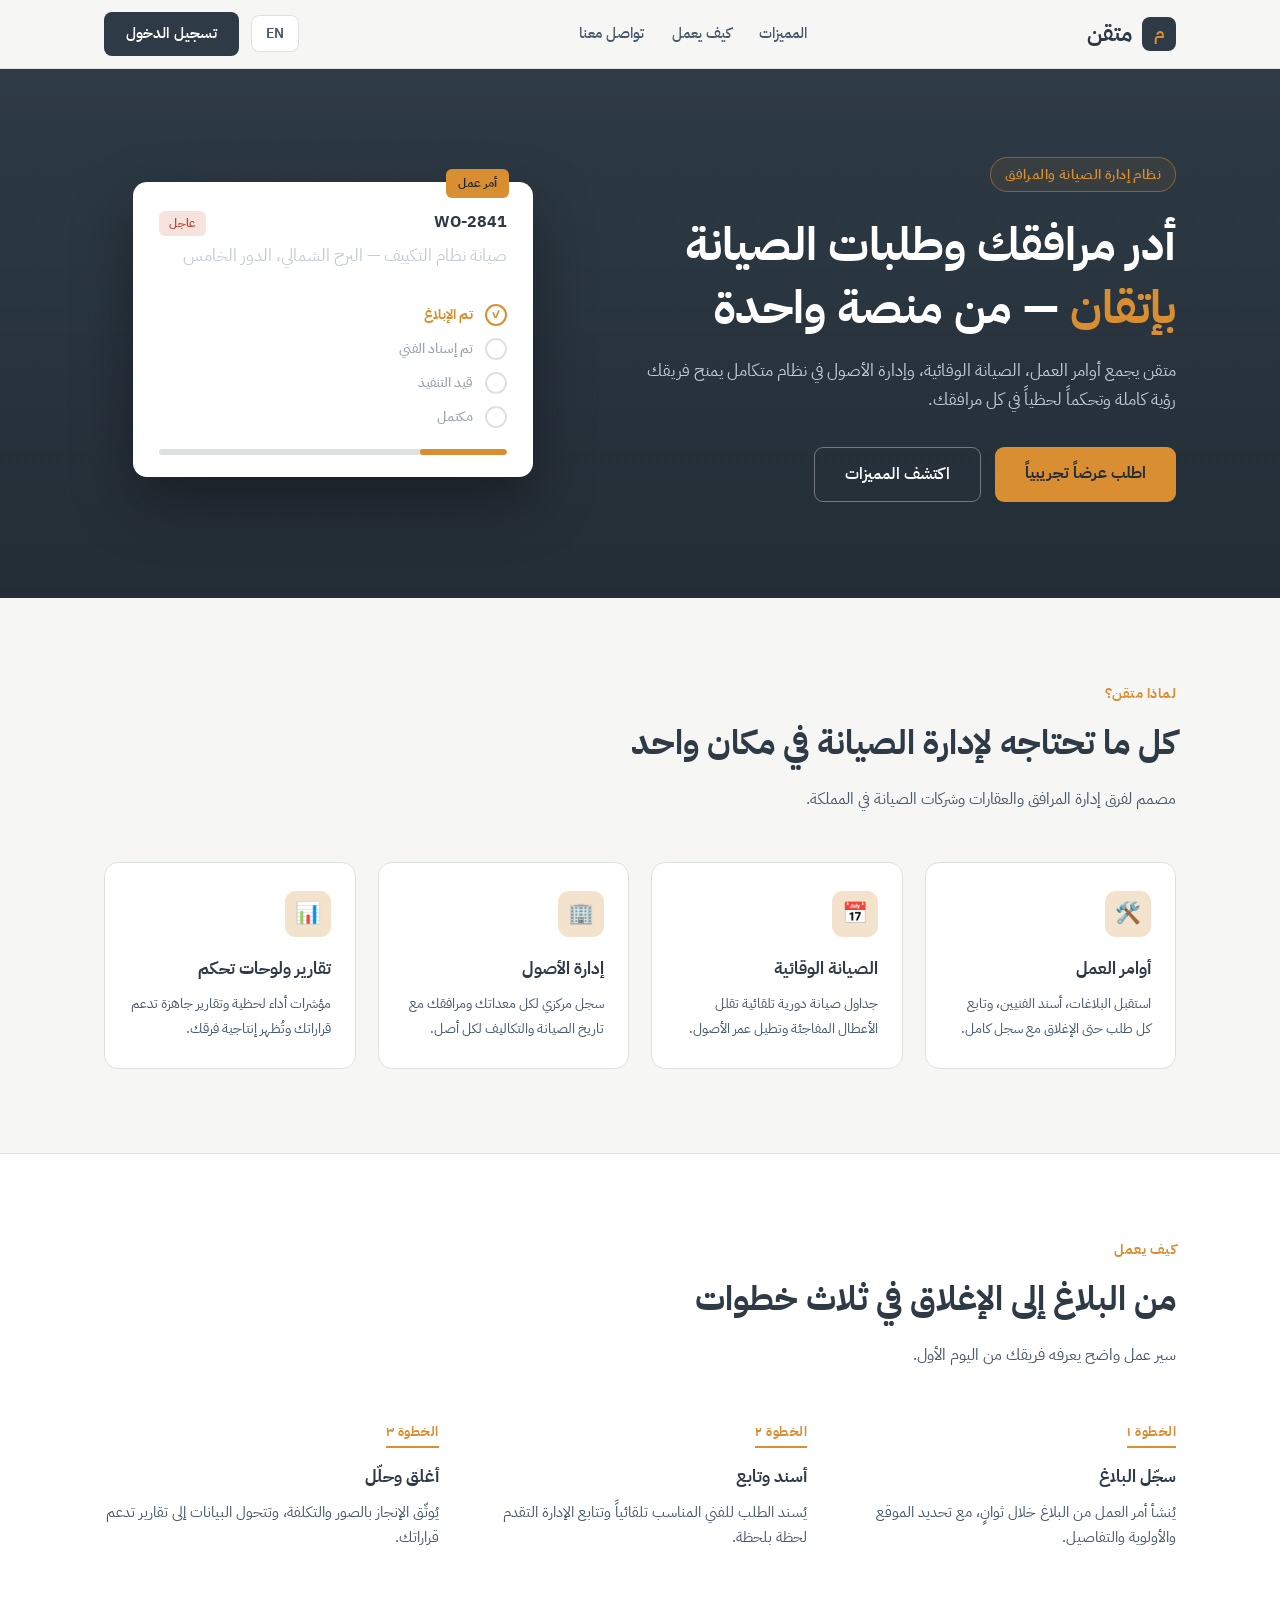
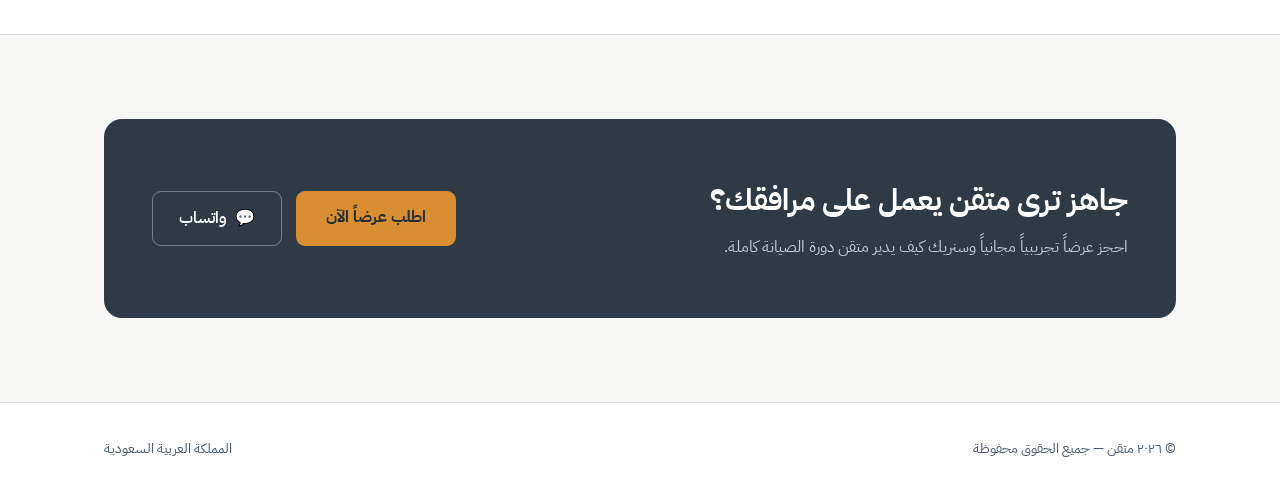
<file: projects/mutqan-landing-page/drafts/v1-mockup.html>
<!DOCTYPE html>
<html lang="ar" dir="rtl">
<head>
<meta charset="UTF-8">
<meta name="viewport" content="width=device-width, initial-scale=1.0">
<title>متقن — Mutqan</title>
<link rel="preconnect" href="https://fonts.googleapis.com">
<link href="https://fonts.googleapis.com/css2?family=IBM+Plex+Sans+Arabic:wght@400;500;600;700&display=swap" rel="stylesheet">
<style>
:root{
  --slate:#2E3A45;
  --slate-deep:#232D36;
  --slate-mid:#46586A;
  --mist:#F6F7F5;
  --line:#DDE2E1;
  --amber:#D98E32;
  --amber-soft:#F3E3CC;
  --ink:#1D2429;
  --white:#FFFFFF;
}
*{margin:0;padding:0;box-sizing:border-box}
html{scroll-behavior:smooth}
body{
  font-family:'IBM Plex Sans Arabic',system-ui,sans-serif;
  background:var(--mist);
  color:var(--ink);
  line-height:1.7;
}
img{max-width:100%}
a{text-decoration:none;color:inherit}
.container{max-width:1120px;margin:0 auto;padding:0 24px}

/* ---------- Header ---------- */
header{
  position:sticky;top:0;z-index:50;
  background:rgba(246,247,245,.92);
  backdrop-filter:blur(8px);
  border-bottom:1px solid var(--line);
}
.nav{display:flex;align-items:center;justify-content:space-between;height:68px}
.logo{display:flex;align-items:center;gap:10px;font-weight:700;font-size:1.35rem;color:var(--slate)}
.logo-mark{
  width:34px;height:34px;border-radius:8px;
  background:var(--slate);color:var(--amber);
  display:grid;place-items:center;font-size:1.05rem;font-weight:700;
}
.nav-links{display:flex;gap:28px;font-weight:500;font-size:.95rem;color:var(--slate-mid)}
.nav-links a:hover{color:var(--slate)}
.nav-actions{display:flex;align-items:center;gap:12px}
.lang-btn{
  border:1px solid var(--line);background:var(--white);
  padding:7px 14px;border-radius:8px;font-family:inherit;
  font-weight:600;font-size:.85rem;cursor:pointer;color:var(--slate-mid);
}
.lang-btn:hover{border-color:var(--slate-mid)}
.login-btn{
  background:var(--slate);color:var(--white);
  padding:9px 22px;border-radius:8px;font-weight:600;font-size:.92rem;
  transition:background .2s;
}
.login-btn:hover{background:var(--slate-deep)}
@media(max-width:820px){.nav-links{display:none}}

/* ---------- Hero ---------- */
.hero{
  background:
    linear-gradient(rgba(46,58,69,.965),rgba(35,45,54,.985)),
    repeating-linear-gradient(0deg,transparent 0 39px,rgba(255,255,255,.05) 39px 40px),
    repeating-linear-gradient(90deg,transparent 0 39px,rgba(255,255,255,.05) 39px 40px);
  background-color:var(--slate);
  color:var(--white);
  padding:88px 0 96px;
}
.hero-grid{display:grid;grid-template-columns:1.1fr .9fr;gap:56px;align-items:center}
@media(max-width:880px){.hero-grid{grid-template-columns:1fr;gap:44px}}
.eyebrow{
  display:inline-block;color:var(--amber);font-weight:600;font-size:.85rem;
  letter-spacing:.4px;border:1px solid rgba(217,142,50,.45);
  padding:5px 14px;border-radius:99px;margin-bottom:22px;background:rgba(217,142,50,.08);
}
.hero h1{font-size:clamp(1.9rem,4.2vw,2.9rem);font-weight:700;line-height:1.35;margin-bottom:18px}
.hero h1 em{color:var(--amber);font-style:normal}
.hero p{color:#C4CCD3;font-size:1.06rem;max-width:34rem;margin-bottom:32px}
.cta-row{display:flex;gap:14px;flex-wrap:wrap}
.btn-primary{
  background:var(--amber);color:var(--slate-deep);
  padding:13px 30px;border-radius:9px;font-weight:700;font-size:1rem;
  transition:transform .15s, box-shadow .15s;display:inline-block;
}
.btn-primary:hover{transform:translateY(-2px);box-shadow:0 8px 22px rgba(217,142,50,.35)}
.btn-ghost{
  border:1px solid rgba(255,255,255,.35);color:var(--white);
  padding:13px 30px;border-radius:9px;font-weight:600;font-size:1rem;display:inline-block;
}
.btn-ghost:hover{background:rgba(255,255,255,.08)}

/* Work order card — signature element */
.wo-card{
  background:var(--white);color:var(--ink);
  border-radius:14px;padding:26px 26px 22px;
  box-shadow:0 24px 60px rgba(0,0,0,.35);
  max-width:400px;margin-inline:auto;
  position:relative;
}
.wo-tag{
  position:absolute;top:-13px;inset-inline-start:24px;
  background:var(--amber);color:var(--slate-deep);
  font-size:.75rem;font-weight:700;padding:4px 12px;border-radius:6px;
}
.wo-head{display:flex;justify-content:space-between;align-items:baseline;margin-bottom:6px}
.wo-id{font-weight:700;font-size:1.02rem;color:var(--slate)}
.wo-pri{font-size:.75rem;font-weight:600;color:#B54834;background:#F7E3DE;padding:2px 10px;border-radius:6px}
.wo-desc{font-size:.9rem;color:var(--slate-mid);margin-bottom:18px}
.wo-steps{list-style:none;display:grid;gap:10px}
.wo-steps li{
  display:flex;align-items:center;gap:12px;
  font-size:.88rem;font-weight:500;color:#9AA5AD;
  transition:color .4s;
}
.dot{
  width:22px;height:22px;border-radius:50%;flex:none;
  border:2px solid var(--line);display:grid;place-items:center;
  font-size:.68rem;color:transparent;transition:all .4s;background:var(--white);
}
.wo-steps li.done{color:var(--slate)}
.wo-steps li.done .dot{background:var(--slate);border-color:var(--slate);color:var(--amber)}
.wo-steps li.active{color:var(--amber);font-weight:700}
.wo-steps li.active .dot{border-color:var(--amber);color:var(--amber);animation:pulse 1.2s infinite}
@keyframes pulse{0%,100%{box-shadow:0 0 0 0 rgba(217,142,50,.4)}50%{box-shadow:0 0 0 7px rgba(217,142,50,0)}}
.wo-bar{height:6px;background:var(--line);border-radius:99px;margin-top:20px;overflow:hidden}
.wo-fill{height:100%;background:var(--amber);border-radius:99px;width:25%;transition:width .8s ease}
@media (prefers-reduced-motion: reduce){
  .wo-steps li.active .dot{animation:none}
  .btn-primary:hover{transform:none}
}

/* ---------- Sections ---------- */
section{padding:84px 0}
.sec-eyebrow{color:var(--amber);font-weight:700;font-size:.85rem;letter-spacing:.5px;margin-bottom:10px}
.sec-title{font-size:clamp(1.5rem,3vw,2.1rem);font-weight:700;color:var(--slate);margin-bottom:14px}
.sec-sub{color:var(--slate-mid);max-width:38rem;margin-bottom:48px}

/* Features */
.feat-grid{display:grid;grid-template-columns:repeat(4,1fr);gap:22px}
@media(max-width:960px){.feat-grid{grid-template-columns:repeat(2,1fr)}}
@media(max-width:560px){.feat-grid{grid-template-columns:1fr}}
.feat{
  background:var(--white);border:1px solid var(--line);
  border-radius:14px;padding:28px 24px;
  transition:transform .2s, box-shadow .2s;
}
.feat:hover{transform:translateY(-4px);box-shadow:0 14px 34px rgba(46,58,69,.1)}
.feat-icon{
  width:46px;height:46px;border-radius:11px;background:var(--amber-soft);
  display:grid;place-items:center;font-size:1.3rem;margin-bottom:18px;
}
.feat h3{font-size:1.05rem;font-weight:700;color:var(--slate);margin-bottom:8px}
.feat p{font-size:.9rem;color:var(--slate-mid)}

/* How it works */
.how{background:var(--white);border-block:1px solid var(--line)}
.steps-grid{display:grid;grid-template-columns:repeat(3,1fr);gap:34px}
@media(max-width:820px){.steps-grid{grid-template-columns:1fr}}
.step-num{
  font-size:.8rem;font-weight:700;color:var(--amber);
  border-bottom:2px solid var(--amber);display:inline-block;
  padding-bottom:4px;margin-bottom:14px;letter-spacing:.5px;
}
.step h3{font-size:1.08rem;color:var(--slate);font-weight:700;margin-bottom:8px}
.step p{font-size:.92rem;color:var(--slate-mid)}

/* CTA */
.cta-band{
  background:var(--slate);color:var(--white);
  border-radius:18px;padding:56px 48px;
  display:flex;align-items:center;justify-content:space-between;gap:32px;flex-wrap:wrap;
}
.cta-band h2{font-size:clamp(1.4rem,2.6vw,1.9rem);font-weight:700;margin-bottom:8px}
.cta-band p{color:#C4CCD3;max-width:30rem}
.cta-actions{display:flex;gap:14px;flex-wrap:wrap}
.wa-btn{
  display:inline-flex;align-items:center;gap:8px;
  border:1px solid rgba(255,255,255,.35);color:var(--white);
  padding:13px 26px;border-radius:9px;font-weight:600;
}
.wa-btn:hover{background:rgba(255,255,255,.08)}

/* Footer */
footer{border-top:1px solid var(--line);padding:34px 0;background:var(--white)}
.foot{display:flex;justify-content:space-between;align-items:center;gap:16px;flex-wrap:wrap;color:var(--slate-mid);font-size:.88rem}
</style>
</head>
<body>

<header>
  <div class="container nav">
    <a class="logo" href="#">
      <span class="logo-mark">م</span>
      <span data-i18n="brand">متقن</span>
    </a>
    <nav class="nav-links">
      <a href="#features" data-i18n="nav_features">المميزات</a>
      <a href="#how" data-i18n="nav_how">كيف يعمل</a>
      <a href="#contact" data-i18n="nav_contact">تواصل معنا</a>
    </nav>
    <div class="nav-actions">
      <button class="lang-btn" id="langToggle" aria-label="Switch language">EN</button>
      <a class="login-btn" href="#" data-i18n="login">تسجيل الدخول</a>
    </div>
  </div>
</header>

<section class="hero">
  <div class="container hero-grid">
    <div>
      <span class="eyebrow" data-i18n="hero_eyebrow">نظام إدارة الصيانة والمرافق</span>
      <h1 data-i18n="hero_title" data-i18n-html>أدر مرافقك وطلبات الصيانة <em>بإتقان</em> — من منصة واحدة</h1>
      <p data-i18n="hero_sub">متقن يجمع أوامر العمل، الصيانة الوقائية، وإدارة الأصول في نظام متكامل يمنح فريقك رؤية كاملة وتحكماً لحظياً في كل مرافقك.</p>
      <div class="cta-row">
        <a class="btn-primary" href="#contact" data-i18n="hero_cta1">اطلب عرضاً تجريبياً</a>
        <a class="btn-ghost" href="#features" data-i18n="hero_cta2">اكتشف المميزات</a>
      </div>
    </div>
    <div>
      <div class="wo-card" aria-hidden="true">
        <span class="wo-tag" data-i18n="wo_tag">أمر عمل</span>
        <div class="wo-head">
          <span class="wo-id">WO-2841</span>
          <span class="wo-pri" data-i18n="wo_pri">عاجل</span>
        </div>
        <p class="wo-desc" data-i18n="wo_desc">صيانة نظام التكييف — البرج الشمالي، الدور الخامس</p>
        <ul class="wo-steps" id="woSteps">
          <li><span class="dot">✓</span><span data-i18n="wo_s1">تم الإبلاغ</span></li>
          <li><span class="dot">✓</span><span data-i18n="wo_s2">تم إسناد الفني</span></li>
          <li><span class="dot">✓</span><span data-i18n="wo_s3">قيد التنفيذ</span></li>
          <li><span class="dot">✓</span><span data-i18n="wo_s4">مكتمل</span></li>
        </ul>
        <div class="wo-bar"><div class="wo-fill" id="woFill"></div></div>
      </div>
    </div>
  </div>
</section>

<section id="features">
  <div class="container">
    <div class="sec-eyebrow" data-i18n="feat_eyebrow">لماذا متقن؟</div>
    <h2 class="sec-title" data-i18n="feat_title">كل ما تحتاجه لإدارة الصيانة في مكان واحد</h2>
    <p class="sec-sub" data-i18n="feat_sub">مصمم لفرق إدارة المرافق والعقارات وشركات الصيانة في المملكة.</p>
    <div class="feat-grid">
      <div class="feat">
        <div class="feat-icon">🛠️</div>
        <h3 data-i18n="f1_t">أوامر العمل</h3>
        <p data-i18n="f1_d">استقبل البلاغات، أسند الفنيين، وتابع كل طلب حتى الإغلاق مع سجل كامل.</p>
      </div>
      <div class="feat">
        <div class="feat-icon">📅</div>
        <h3 data-i18n="f2_t">الصيانة الوقائية</h3>
        <p data-i18n="f2_d">جداول صيانة دورية تلقائية تقلل الأعطال المفاجئة وتطيل عمر الأصول.</p>
      </div>
      <div class="feat">
        <div class="feat-icon">🏢</div>
        <h3 data-i18n="f3_t">إدارة الأصول</h3>
        <p data-i18n="f3_d">سجل مركزي لكل معداتك ومرافقك مع تاريخ الصيانة والتكاليف لكل أصل.</p>
      </div>
      <div class="feat">
        <div class="feat-icon">📊</div>
        <h3 data-i18n="f4_t">تقارير ولوحات تحكم</h3>
        <p data-i18n="f4_d">مؤشرات أداء لحظية وتقارير جاهزة تدعم قراراتك وتُظهر إنتاجية فرقك.</p>
      </div>
    </div>
  </div>
</section>

<section class="how" id="how">
  <div class="container">
    <div class="sec-eyebrow" data-i18n="how_eyebrow">كيف يعمل</div>
    <h2 class="sec-title" data-i18n="how_title">من البلاغ إلى الإغلاق في ثلاث خطوات</h2>
    <p class="sec-sub" data-i18n="how_sub">سير عمل واضح يعرفه فريقك من اليوم الأول.</p>
    <div class="steps-grid">
      <div class="step">
        <span class="step-num" data-i18n="s1_n">الخطوة ١</span>
        <h3 data-i18n="s1_t">سجّل البلاغ</h3>
        <p data-i18n="s1_d">يُنشأ أمر العمل من البلاغ خلال ثوانٍ، مع تحديد الموقع والأولوية والتفاصيل.</p>
      </div>
      <div class="step">
        <span class="step-num" data-i18n="s2_n">الخطوة ٢</span>
        <h3 data-i18n="s2_t">أسند وتابع</h3>
        <p data-i18n="s2_d">يُسند الطلب للفني المناسب تلقائياً وتتابع الإدارة التقدم لحظة بلحظة.</p>
      </div>
      <div class="step">
        <span class="step-num" data-i18n="s3_n">الخطوة ٣</span>
        <h3 data-i18n="s3_t">أغلق وحلّل</h3>
        <p data-i18n="s3_d">يُوثّق الإنجاز بالصور والتكلفة، وتتحول البيانات إلى تقارير تدعم قراراتك.</p>
      </div>
    </div>
  </div>
</section>

<section id="contact">
  <div class="container">
    <div class="cta-band">
      <div>
        <h2 data-i18n="cta_title">جاهز ترى متقن يعمل على مرافقك؟</h2>
        <p data-i18n="cta_sub">احجز عرضاً تجريبياً مجانياً وسنريك كيف يدير متقن دورة الصيانة كاملة.</p>
      </div>
      <div class="cta-actions">
        <a class="btn-primary" href="#" data-i18n="cta_btn">اطلب عرضاً الآن</a>
        <a class="wa-btn" href="#"><span>💬</span><span data-i18n="cta_wa">واتساب</span></a>
      </div>
    </div>
  </div>
</section>

<footer>
  <div class="container foot">
    <span data-i18n="foot_c">© ٢٠٢٦ متقن — جميع الحقوق محفوظة</span>
    <span data-i18n="foot_l">المملكة العربية السعودية</span>
  </div>
</footer>

<script>
const dict = {
  ar: {
    brand:"متقن", nav_features:"المميزات", nav_how:"كيف يعمل", nav_contact:"تواصل معنا",
    login:"تسجيل الدخول",
    hero_eyebrow:"نظام إدارة الصيانة والمرافق",
    hero_title:'أدر مرافقك وطلبات الصيانة <em>بإتقان</em> — من منصة واحدة',
    hero_sub:"متقن يجمع أوامر العمل، الصيانة الوقائية، وإدارة الأصول في نظام متكامل يمنح فريقك رؤية كاملة وتحكماً لحظياً في كل مرافقك.",
    hero_cta1:"اطلب عرضاً تجريبياً", hero_cta2:"اكتشف المميزات",
    wo_tag:"أمر عمل", wo_pri:"عاجل", wo_desc:"صيانة نظام التكييف — البرج الشمالي، الدور الخامس",
    wo_s1:"تم الإبلاغ", wo_s2:"تم إسناد الفني", wo_s3:"قيد التنفيذ", wo_s4:"مكتمل",
    feat_eyebrow:"لماذا متقن؟", feat_title:"كل ما تحتاجه لإدارة الصيانة في مكان واحد",
    feat_sub:"مصمم لفرق إدارة المرافق والعقارات وشركات الصيانة في المملكة.",
    f1_t:"أوامر العمل", f1_d:"استقبل البلاغات، أسند الفنيين، وتابع كل طلب حتى الإغلاق مع سجل كامل.",
    f2_t:"الصيانة الوقائية", f2_d:"جداول صيانة دورية تلقائية تقلل الأعطال المفاجئة وتطيل عمر الأصول.",
    f3_t:"إدارة الأصول", f3_d:"سجل مركزي لكل معداتك ومرافقك مع تاريخ الصيانة والتكاليف لكل أصل.",
    f4_t:"تقارير ولوحات تحكم", f4_d:"مؤشرات أداء لحظية وتقارير جاهزة تدعم قراراتك وتُظهر إنتاجية فرقك.",
    how_eyebrow:"كيف يعمل", how_title:"من البلاغ إلى الإغلاق في ثلاث خطوات",
    how_sub:"سير عمل واضح يعرفه فريقك من اليوم الأول.",
    s1_n:"الخطوة ١", s1_t:"سجّل البلاغ", s1_d:"يُنشأ أمر العمل من البلاغ خلال ثوانٍ، مع تحديد الموقع والأولوية والتفاصيل.",
    s2_n:"الخطوة ٢", s2_t:"أسند وتابع", s2_d:"يُسند الطلب للفني المناسب تلقائياً وتتابع الإدارة التقدم لحظة بلحظة.",
    s3_n:"الخطوة ٣", s3_t:"أغلق وحلّل", s3_d:"يُوثّق الإنجاز بالصور والتكلفة، وتتحول البيانات إلى تقارير تدعم قراراتك.",
    cta_title:"جاهز ترى متقن يعمل على مرافقك؟",
    cta_sub:"احجز عرضاً تجريبياً مجانياً وسنريك كيف يدير متقن دورة الصيانة كاملة.",
    cta_btn:"اطلب عرضاً الآن", cta_wa:"واتساب",
    foot_c:"© ٢٠٢٦ متقن — جميع الحقوق محفوظة", foot_l:"المملكة العربية السعودية"
  },
  en: {
    brand:"Mutqan", nav_features:"Features", nav_how:"How it works", nav_contact:"Contact",
    login:"Log in",
    hero_eyebrow:"Maintenance & Facilities Management System",
    hero_title:'Run your facilities and maintenance requests <em>with mastery</em> — from one platform',
    hero_sub:"Mutqan brings work orders, preventive maintenance, and asset management together in one integrated system — giving your team full visibility and real-time control across every facility.",
    hero_cta1:"Request a demo", hero_cta2:"Explore features",
    wo_tag:"Work order", wo_pri:"Urgent", wo_desc:"HVAC system maintenance — North Tower, 5th floor",
    wo_s1:"Reported", wo_s2:"Technician assigned", wo_s3:"In progress", wo_s4:"Completed",
    feat_eyebrow:"Why Mutqan?", feat_title:"Everything you need to manage maintenance, in one place",
    feat_sub:"Built for facility management teams, property companies, and maintenance contractors in Saudi Arabia.",
    f1_t:"Work orders", f1_d:"Receive requests, assign technicians, and track every ticket to closure with a full audit trail.",
    f2_t:"Preventive maintenance", f2_d:"Automated recurring schedules that reduce sudden breakdowns and extend asset life.",
    f3_t:"Asset management", f3_d:"A central registry of all your equipment and facilities, with maintenance history and cost per asset.",
    f4_t:"Reports & dashboards", f4_d:"Real-time KPIs and ready-made reports that support decisions and show team productivity.",
    how_eyebrow:"How it works", how_title:"From report to closure in three steps",
    how_sub:"A clear workflow your team understands from day one.",
    s1_n:"Step 1", s1_t:"Log the request", s1_d:"A work order is created from the report in seconds — with location, priority, and details.",
    s2_n:"Step 2", s2_t:"Assign & track", s2_d:"The request is routed to the right technician automatically while management tracks progress live.",
    s3_n:"Step 3", s3_t:"Close & analyze", s3_d:"Completion is documented with photos and costs, and the data becomes reports that drive decisions.",
    cta_title:"Ready to see Mutqan running on your facilities?",
    cta_sub:"Book a free demo and we'll show you how Mutqan manages the full maintenance cycle.",
    cta_btn:"Request a demo", cta_wa:"WhatsApp",
    foot_c:"© 2026 Mutqan — All rights reserved", foot_l:"Kingdom of Saudi Arabia"
  }
};

let lang = "ar";
const toggle = document.getElementById("langToggle");

function applyLang(){
  const d = dict[lang];
  document.documentElement.lang = lang;
  document.documentElement.dir = lang === "ar" ? "rtl" : "ltr";
  toggle.textContent = lang === "ar" ? "EN" : "عربي";
  document.querySelectorAll("[data-i18n]").forEach(el=>{
    const key = el.getAttribute("data-i18n");
    if(!(key in d)) return;
    if(el.hasAttribute("data-i18n-html")) el.innerHTML = d[key];
    else el.textContent = d[key];
  });
}
toggle.addEventListener("click", ()=>{ lang = lang === "ar" ? "en" : "ar"; applyLang(); });
applyLang();

/* Work order animation */
const steps = document.querySelectorAll("#woSteps li");
const fill = document.getElementById("woFill");
let stage = 0;
function renderStage(){
  steps.forEach((li,i)=>{
    li.classList.toggle("done", i < stage);
    li.classList.toggle("active", i === stage);
  });
  fill.style.width = ((stage) / steps.length * 100 + 25) + "%";
}
renderStage();
const reduced = window.matchMedia("(prefers-reduced-motion: reduce)").matches;
if(!reduced){
  setInterval(()=>{
    stage = (stage + 1) % (steps.length + 1);
    if(stage === steps.length){
      steps.forEach(li=>{li.classList.add("done");li.classList.remove("active");});
      fill.style.width = "100%";
    } else renderStage();
  }, 1800);
}
</script>
</body>
</html>
</file>
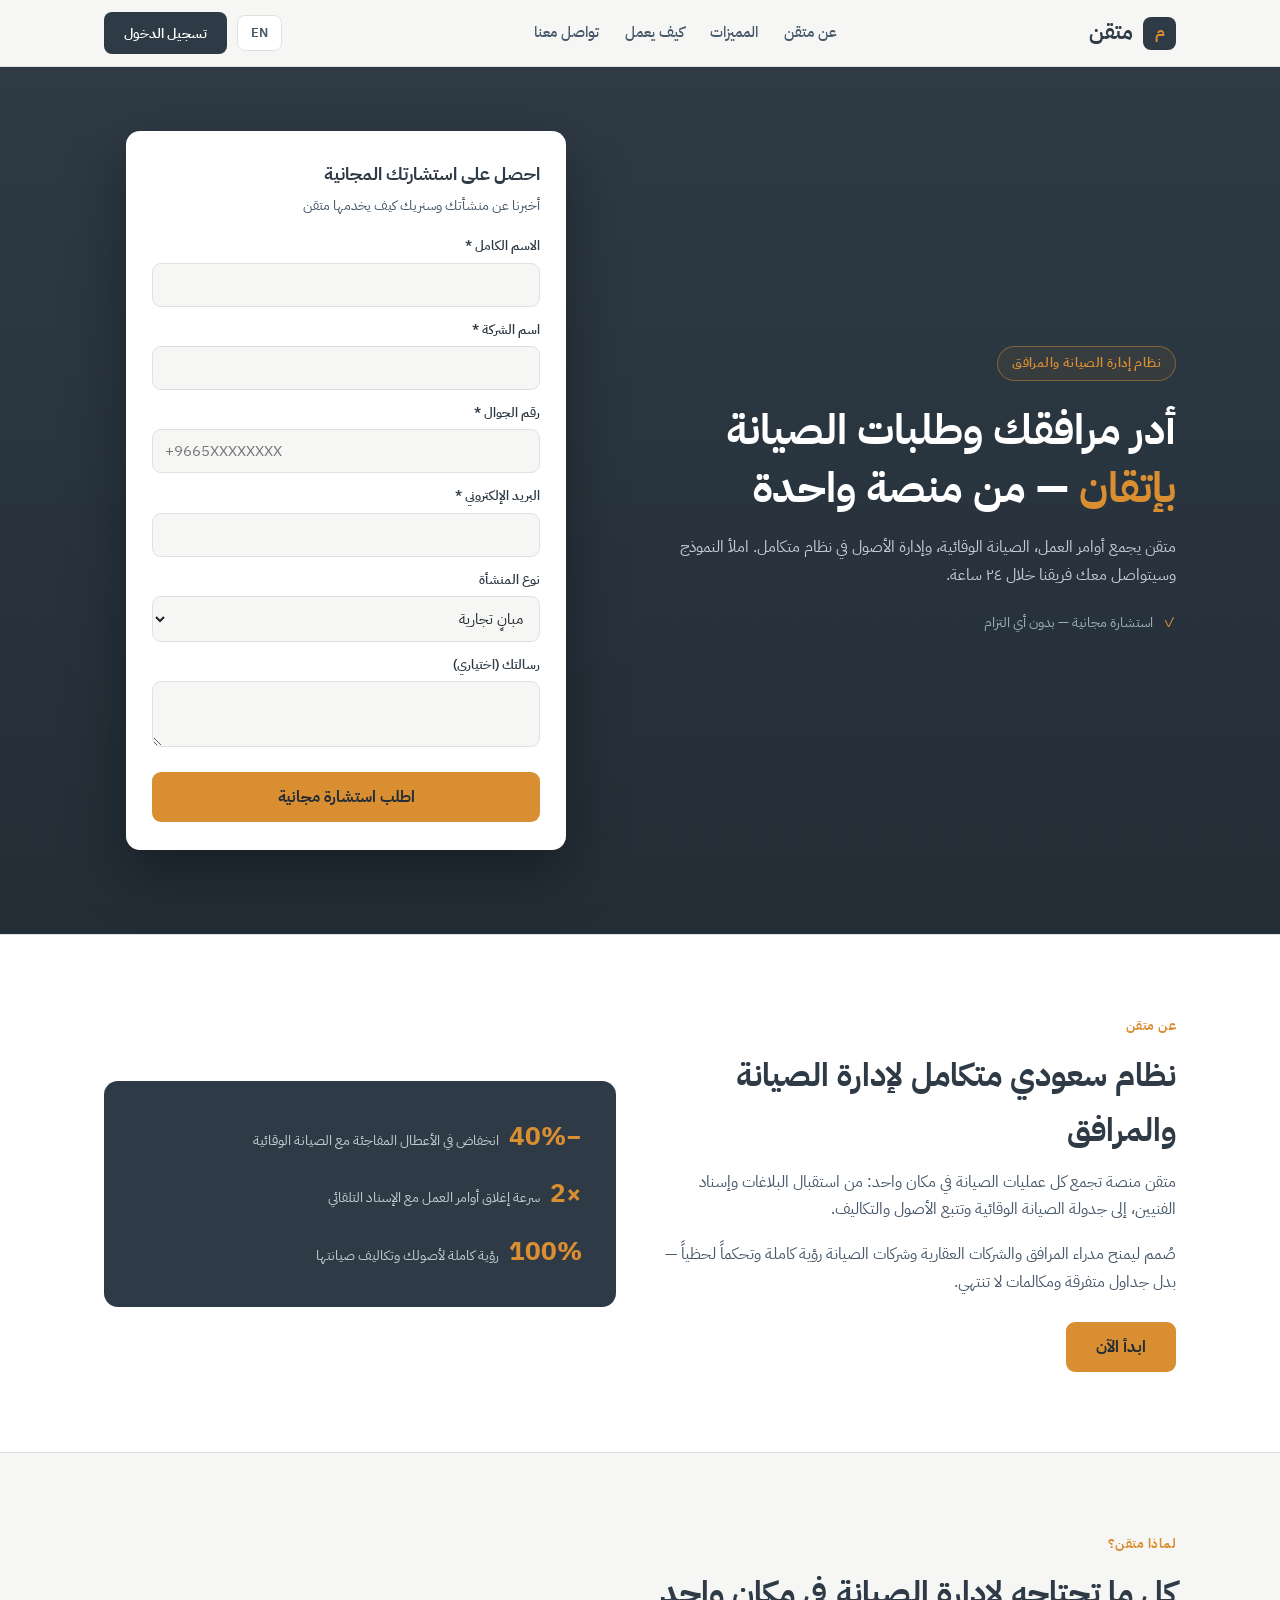
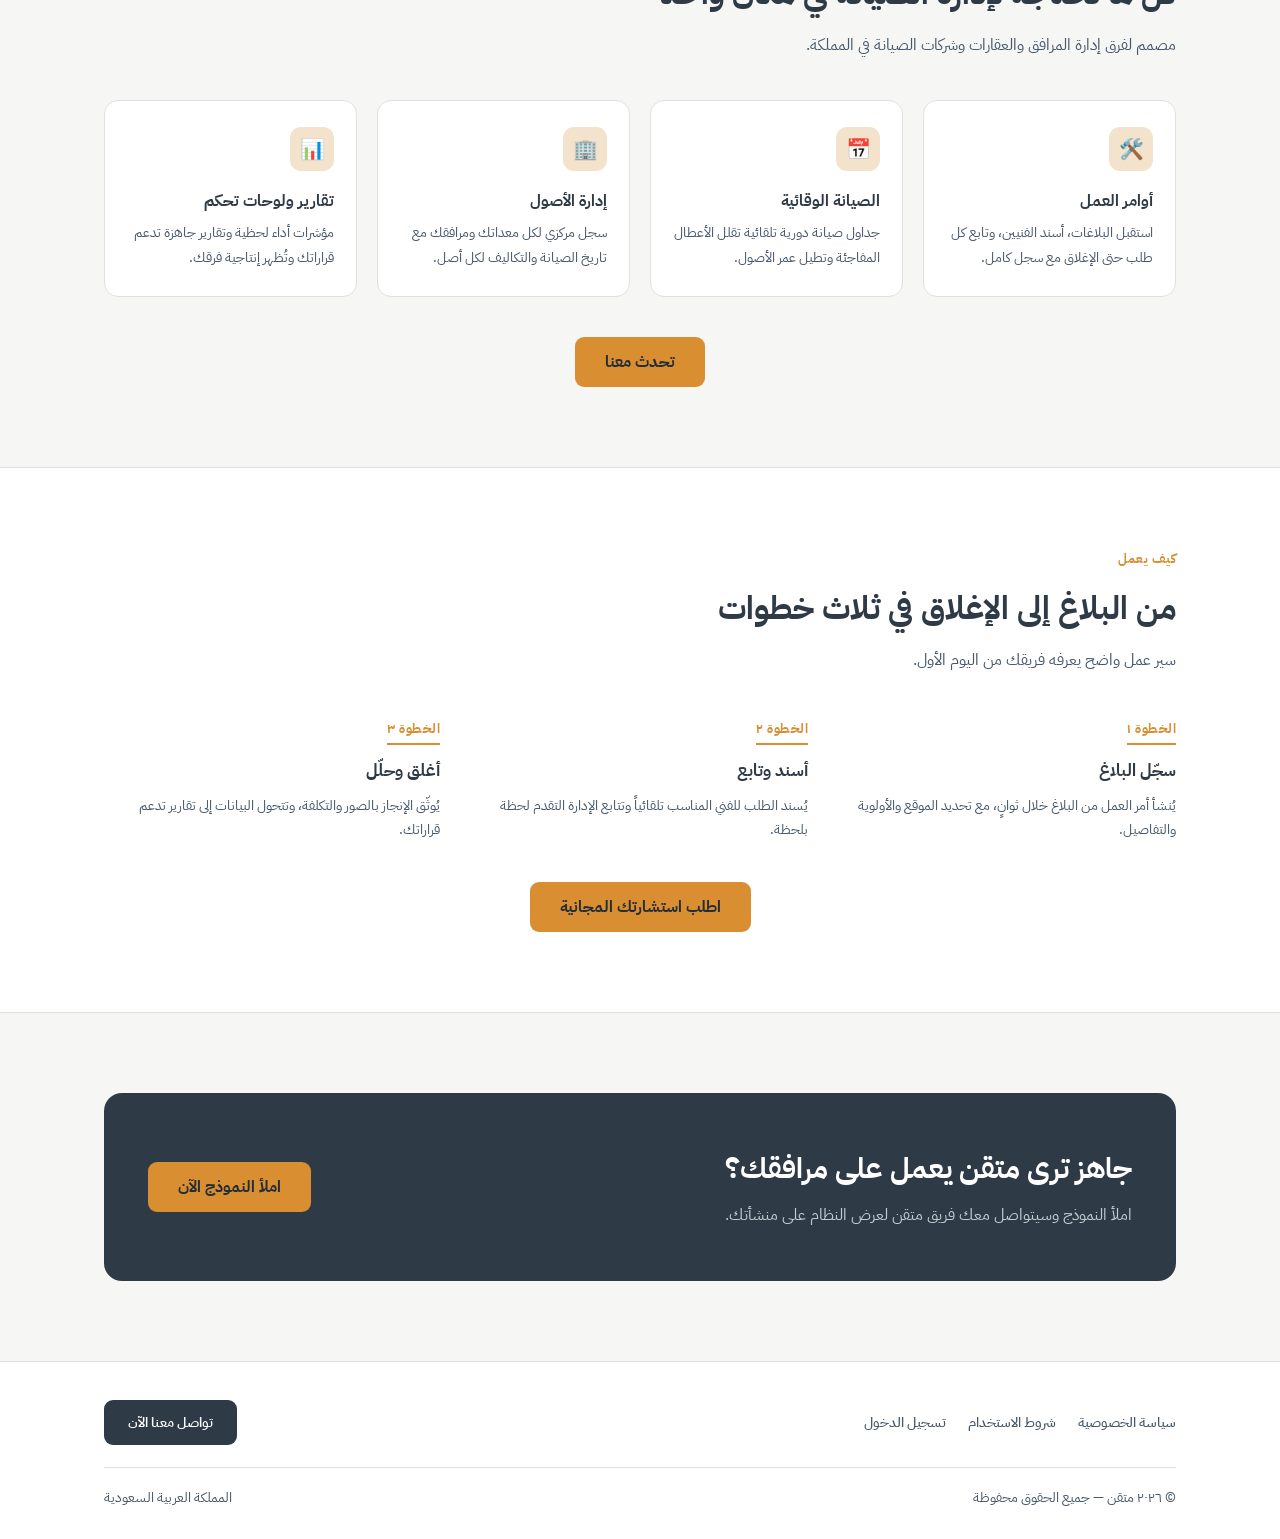
<file: projects/mutqan-landing-page/drafts/v2.html>
<!DOCTYPE html>
<html lang="ar" dir="rtl">
<head>
<meta charset="UTF-8">
<meta name="viewport" content="width=device-width, initial-scale=1.0">
<title>متقن — نظام إدارة الصيانة والمرافق</title>
<link rel="preconnect" href="https://fonts.googleapis.com">
<link href="https://fonts.googleapis.com/css2?family=IBM+Plex+Sans+Arabic:wght@400;500;600;700&display=swap" rel="stylesheet">
<style>
:root{
  --slate:#2E3A45; --slate-deep:#232D36; --slate-mid:#46586A;
  --mist:#F6F7F5; --line:#DDE2E1; --amber:#D98E32; --amber-soft:#F3E3CC;
  --ink:#1D2429; --white:#FFFFFF; --ok:#1E7A46;
}
*{margin:0;padding:0;box-sizing:border-box}
html{scroll-behavior:smooth}
body{font-family:'IBM Plex Sans Arabic',system-ui,sans-serif;background:var(--mist);color:var(--ink);line-height:1.7}
a{text-decoration:none;color:inherit}
.container{max-width:1120px;margin:0 auto;padding:0 24px}
section{scroll-margin-top:80px}

/* Header */
header{position:sticky;top:0;z-index:50;background:rgba(246,247,245,.93);backdrop-filter:blur(8px);border-bottom:1px solid var(--line)}
.nav{display:flex;align-items:center;justify-content:space-between;height:66px}
.logo{display:flex;align-items:center;gap:10px;font-weight:700;font-size:1.3rem;color:var(--slate)}
.logo-mark{width:33px;height:33px;border-radius:8px;background:var(--slate);color:var(--amber);display:grid;place-items:center;font-size:1rem;font-weight:700}
.nav-links{display:flex;gap:26px;font-weight:500;font-size:.93rem;color:var(--slate-mid)}
.nav-links a:hover{color:var(--slate)}
.nav-actions{display:flex;align-items:center;gap:10px}
.lang-btn{border:1px solid var(--line);background:var(--white);padding:7px 13px;border-radius:8px;font-family:inherit;font-weight:600;font-size:.83rem;cursor:pointer;color:var(--slate-mid)}
.lang-btn:hover{border-color:var(--slate-mid)}
.login-btn{background:var(--slate);color:var(--white);padding:9px 20px;border-radius:8px;font-weight:600;font-size:.9rem;transition:background .2s}
.login-btn:hover{background:var(--slate-deep)}
@media(max-width:860px){.nav-links{display:none}}

/* Hero with lead form */
.hero{
  background:
    linear-gradient(rgba(46,58,69,.965),rgba(35,45,54,.985)),
    repeating-linear-gradient(0deg,transparent 0 39px,rgba(255,255,255,.05) 39px 40px),
    repeating-linear-gradient(90deg,transparent 0 39px,rgba(255,255,255,.05) 39px 40px);
  background-color:var(--slate);color:var(--white);padding:72px 0 84px;
}
.hero-grid{display:grid;grid-template-columns:1.05fr .95fr;gap:52px;align-items:center}
@media(max-width:920px){.hero-grid{grid-template-columns:1fr;gap:40px}}
.eyebrow{display:inline-block;color:var(--amber);font-weight:600;font-size:.83rem;letter-spacing:.4px;border:1px solid rgba(217,142,50,.45);padding:5px 14px;border-radius:99px;margin-bottom:20px;background:rgba(217,142,50,.08)}
.hero h1{font-size:clamp(1.7rem,3.9vw,2.6rem);font-weight:700;line-height:1.4;margin-bottom:16px}
.hero h1 em{color:var(--amber);font-style:normal}
.hero p{color:#C4CCD3;font-size:1.03rem;max-width:32rem;margin-bottom:22px}
.trust{display:flex;align-items:center;gap:10px;color:#9FB0BC;font-size:.87rem}
.trust span.tick{color:var(--amber)}

/* Lead form card */
.form-card{background:var(--white);color:var(--ink);border-radius:14px;padding:28px 26px;box-shadow:0 24px 60px rgba(0,0,0,.35);max-width:440px;margin-inline:auto;width:100%}
.form-card h2{font-size:1.15rem;font-weight:700;color:var(--slate);margin-bottom:4px}
.form-card .sub{font-size:.85rem;color:var(--slate-mid);margin-bottom:18px}
.field{margin-bottom:12px}
.field label{display:block;font-size:.82rem;font-weight:600;color:var(--slate);margin-bottom:5px}
.field input,.field select,.field textarea{
  width:100%;border:1px solid var(--line);border-radius:9px;padding:10px 12px;
  font-family:inherit;font-size:.92rem;background:var(--mist);color:var(--ink);
}
.field input:focus,.field select:focus,.field textarea:focus{outline:2px solid var(--amber);outline-offset:0;border-color:var(--amber)}
.field textarea{resize:vertical;min-height:64px}
.submit-btn{
  width:100%;background:var(--amber);color:var(--slate-deep);border:none;cursor:pointer;
  padding:13px;border-radius:9px;font-family:inherit;font-weight:700;font-size:1rem;
  transition:transform .15s, box-shadow .15s;margin-top:4px;
}
.submit-btn:hover{transform:translateY(-1px);box-shadow:0 8px 20px rgba(217,142,50,.35)}
.submit-btn:disabled{opacity:.6;cursor:wait;transform:none;box-shadow:none}
.form-msg{display:none;margin-top:12px;font-size:.9rem;font-weight:600;padding:10px 14px;border-radius:9px}
.form-msg.ok{display:block;background:#E4F3EA;color:var(--ok)}
.form-msg.err{display:block;background:#F7E3DE;color:#B54834}

/* Generic sections */
section{padding:80px 0}
.sec-eyebrow{color:var(--amber);font-weight:700;font-size:.84rem;letter-spacing:.5px;margin-bottom:10px}
.sec-title{font-size:clamp(1.45rem,3vw,2rem);font-weight:700;color:var(--slate);margin-bottom:12px}
.sec-sub{color:var(--slate-mid);max-width:40rem;margin-bottom:40px}
.cta-inline{
  display:inline-block;background:var(--amber);color:var(--slate-deep);
  padding:12px 30px;border-radius:9px;font-weight:700;font-size:.97rem;
  transition:transform .15s, box-shadow .15s;
}
.cta-inline:hover{transform:translateY(-2px);box-shadow:0 8px 20px rgba(217,142,50,.3)}
.center{text-align:center}

/* About */
.about{background:var(--white);border-block:1px solid var(--line)}
.about-grid{display:grid;grid-template-columns:1fr 1fr;gap:48px;align-items:center}
@media(max-width:820px){.about-grid{grid-template-columns:1fr}}
.about-visual{
  background:var(--slate);border-radius:14px;padding:34px;color:var(--white);
  display:grid;gap:14px;
}
.stat{display:flex;align-items:baseline;gap:10px}
.stat b{font-size:1.6rem;color:var(--amber)}
.stat span{font-size:.9rem;color:#C4CCD3}

/* Features */
.feat-grid{display:grid;grid-template-columns:repeat(4,1fr);gap:20px;margin-bottom:40px}
@media(max-width:960px){.feat-grid{grid-template-columns:repeat(2,1fr)}}
@media(max-width:560px){.feat-grid{grid-template-columns:1fr}}
.feat{background:var(--white);border:1px solid var(--line);border-radius:14px;padding:26px 22px;transition:transform .2s, box-shadow .2s}
.feat:hover{transform:translateY(-4px);box-shadow:0 14px 34px rgba(46,58,69,.1)}
.feat-icon{width:44px;height:44px;border-radius:11px;background:var(--amber-soft);display:grid;place-items:center;font-size:1.25rem;margin-bottom:16px}
.feat h3{font-size:1.02rem;font-weight:700;color:var(--slate);margin-bottom:7px}
.feat p{font-size:.89rem;color:var(--slate-mid)}

/* How */
.how{background:var(--white);border-block:1px solid var(--line)}
.steps-grid{display:grid;grid-template-columns:repeat(3,1fr);gap:32px;margin-bottom:40px}
@media(max-width:820px){.steps-grid{grid-template-columns:1fr}}
.step-num{font-size:.79rem;font-weight:700;color:var(--amber);border-bottom:2px solid var(--amber);display:inline-block;padding-bottom:4px;margin-bottom:12px;letter-spacing:.5px}
.step h3{font-size:1.05rem;color:var(--slate);font-weight:700;margin-bottom:7px}
.step p{font-size:.9rem;color:var(--slate-mid)}

/* CTA band */
.cta-band{background:var(--slate);color:var(--white);border-radius:18px;padding:52px 44px;display:flex;align-items:center;justify-content:space-between;gap:30px;flex-wrap:wrap}
.cta-band h2{font-size:clamp(1.35rem,2.6vw,1.8rem);font-weight:700;margin-bottom:8px}
.cta-band p{color:#C4CCD3;max-width:30rem}

/* Footer */
footer{border-top:1px solid var(--line);padding:38px 0 30px;background:var(--white)}
.foot-top{display:flex;justify-content:space-between;align-items:center;gap:18px;flex-wrap:wrap;margin-bottom:22px}
.foot-links{display:flex;gap:22px;flex-wrap:wrap;font-size:.9rem;color:var(--slate-mid);font-weight:500}
.foot-links a:hover{color:var(--slate)}
.foot-cta{background:var(--slate);color:var(--white);padding:10px 24px;border-radius:9px;font-weight:600;font-size:.9rem}
.foot-cta:hover{background:var(--slate-deep)}
.foot-bottom{border-top:1px solid var(--line);padding-top:18px;display:flex;justify-content:space-between;gap:12px;flex-wrap:wrap;color:var(--slate-mid);font-size:.85rem}

@media (prefers-reduced-motion: reduce){
  html{scroll-behavior:auto}
  .cta-inline:hover,.submit-btn:hover,.feat:hover{transform:none}
}
</style>
</head>
<body>

<header>
  <div class="container nav">
    <a class="logo" href="#lead-form"><span class="logo-mark">م</span><span data-i18n="brand">متقن</span></a>
    <nav class="nav-links">
      <a href="#about" data-i18n="nav_about">عن متقن</a>
      <a href="#features" data-i18n="nav_features">المميزات</a>
      <a href="#how" data-i18n="nav_how">كيف يعمل</a>
      <a href="#contact" data-i18n="nav_contact">تواصل معنا</a>
    </nav>
    <div class="nav-actions">
      <button class="lang-btn" id="langToggle" aria-label="Switch language">EN</button>
      <a class="login-btn" href="https://mutqan-sa.com/login" data-i18n="login">تسجيل الدخول</a>
    </div>
  </div>
</header>

<!-- HERO with lead form -->
<section class="hero" id="lead-form" style="padding-top:64px">
  <div class="container hero-grid">
    <div>
      <span class="eyebrow" data-i18n="hero_eyebrow">نظام إدارة الصيانة والمرافق</span>
      <h1 data-i18n="hero_title" data-i18n-html>أدر مرافقك وطلبات الصيانة <em>بإتقان</em> — من منصة واحدة</h1>
      <p data-i18n="hero_sub">متقن يجمع أوامر العمل، الصيانة الوقائية، وإدارة الأصول في نظام متكامل. املأ النموذج وسيتواصل معك فريقنا خلال ٢٤ ساعة.</p>
      <div class="trust"><span class="tick">✓</span><span data-i18n="hero_trust">استشارة مجانية — بدون أي التزام</span></div>
    </div>
    <div>
      <form class="form-card" id="leadForm" novalidate>
        <h2 data-i18n="form_title">احصل على استشارتك المجانية</h2>
        <p class="sub" data-i18n="form_sub">أخبرنا عن منشأتك وسنريك كيف يخدمها متقن</p>
        <div class="field">
          <label for="f-name" data-i18n="f_name">الاسم الكامل *</label>
          <input id="f-name" name="name" type="text" required>
        </div>
        <div class="field">
          <label for="f-company" data-i18n="f_company">اسم الشركة *</label>
          <input id="f-company" name="company" type="text" required>
        </div>
        <div class="field">
          <label for="f-phone" data-i18n="f_phone">رقم الجوال *</label>
          <input id="f-phone" name="phone" type="tel" placeholder="+9665XXXXXXXX" required>
        </div>
        <div class="field">
          <label for="f-email" data-i18n="f_email">البريد الإلكتروني *</label>
          <input id="f-email" name="email" type="email" required>
        </div>
        <div class="field">
          <label for="f-type" data-i18n="f_type">نوع المنشأة</label>
          <select id="f-type" name="facility_type">
            <option data-i18n="ft_1">مبانٍ تجارية</option>
            <option data-i18n="ft_2">سكني</option>
            <option data-i18n="ft_3">صناعي</option>
            <option data-i18n="ft_4">حكومي</option>
            <option data-i18n="ft_5">أخرى</option>
          </select>
        </div>
        <div class="field">
          <label for="f-msg" data-i18n="f_msg">رسالتك (اختياري)</label>
          <textarea id="f-msg" name="message"></textarea>
        </div>
        <button class="submit-btn" type="submit" id="submitBtn" data-i18n="f_submit">اطلب استشارة مجانية</button>
        <div class="form-msg" id="formMsg" role="status"></div>
      </form>
    </div>
  </div>
</section>

<!-- ABOUT -->
<section class="about" id="about">
  <div class="container about-grid">
    <div>
      <div class="sec-eyebrow" data-i18n="about_eyebrow">عن متقن</div>
      <h2 class="sec-title" data-i18n="about_title">نظام سعودي متكامل لإدارة الصيانة والمرافق</h2>
      <p class="sec-sub" style="margin-bottom:18px" data-i18n="about_p1">متقن منصة تجمع كل عمليات الصيانة في مكان واحد: من استقبال البلاغات وإسناد الفنيين، إلى جدولة الصيانة الوقائية وتتبع الأصول والتكاليف.</p>
      <p class="sec-sub" style="margin-bottom:26px" data-i18n="about_p2">صُمم ليمنح مدراء المرافق والشركات العقارية وشركات الصيانة رؤية كاملة وتحكماً لحظياً — بدل جداول متفرقة ومكالمات لا تنتهي.</p>
      <a class="cta-inline" href="#lead-form" data-i18n="about_cta">ابدأ الآن</a>
    </div>
    <div class="about-visual" aria-hidden="true">
      <div class="stat"><b>−40%</b><span data-i18n="st_1">انخفاض في الأعطال المفاجئة مع الصيانة الوقائية</span></div>
      <div class="stat"><b>×2</b><span data-i18n="st_2">سرعة إغلاق أوامر العمل مع الإسناد التلقائي</span></div>
      <div class="stat"><b>100%</b><span data-i18n="st_3">رؤية كاملة لأصولك وتكاليف صيانتها</span></div>
    </div>
  </div>
</section>

<!-- FEATURES -->
<section id="features">
  <div class="container">
    <div class="sec-eyebrow" data-i18n="feat_eyebrow">لماذا متقن؟</div>
    <h2 class="sec-title" data-i18n="feat_title">كل ما تحتاجه لإدارة الصيانة في مكان واحد</h2>
    <p class="sec-sub" data-i18n="feat_sub">مصمم لفرق إدارة المرافق والعقارات وشركات الصيانة في المملكة.</p>
    <div class="feat-grid">
      <div class="feat"><div class="feat-icon">🛠️</div><h3 data-i18n="f1_t">أوامر العمل</h3><p data-i18n="f1_d">استقبل البلاغات، أسند الفنيين، وتابع كل طلب حتى الإغلاق مع سجل كامل.</p></div>
      <div class="feat"><div class="feat-icon">📅</div><h3 data-i18n="f2_t">الصيانة الوقائية</h3><p data-i18n="f2_d">جداول صيانة دورية تلقائية تقلل الأعطال المفاجئة وتطيل عمر الأصول.</p></div>
      <div class="feat"><div class="feat-icon">🏢</div><h3 data-i18n="f3_t">إدارة الأصول</h3><p data-i18n="f3_d">سجل مركزي لكل معداتك ومرافقك مع تاريخ الصيانة والتكاليف لكل أصل.</p></div>
      <div class="feat"><div class="feat-icon">📊</div><h3 data-i18n="f4_t">تقارير ولوحات تحكم</h3><p data-i18n="f4_d">مؤشرات أداء لحظية وتقارير جاهزة تدعم قراراتك وتُظهر إنتاجية فرقك.</p></div>
    </div>
    <div class="center"><a class="cta-inline" href="#lead-form" data-i18n="feat_cta">تحدث معنا</a></div>
  </div>
</section>

<!-- HOW -->
<section class="how" id="how">
  <div class="container">
    <div class="sec-eyebrow" data-i18n="how_eyebrow">كيف يعمل</div>
    <h2 class="sec-title" data-i18n="how_title">من البلاغ إلى الإغلاق في ثلاث خطوات</h2>
    <p class="sec-sub" data-i18n="how_sub">سير عمل واضح يعرفه فريقك من اليوم الأول.</p>
    <div class="steps-grid">
      <div class="step"><span class="step-num" data-i18n="s1_n">الخطوة ١</span><h3 data-i18n="s1_t">سجّل البلاغ</h3><p data-i18n="s1_d">يُنشأ أمر العمل من البلاغ خلال ثوانٍ، مع تحديد الموقع والأولوية والتفاصيل.</p></div>
      <div class="step"><span class="step-num" data-i18n="s2_n">الخطوة ٢</span><h3 data-i18n="s2_t">أسند وتابع</h3><p data-i18n="s2_d">يُسند الطلب للفني المناسب تلقائياً وتتابع الإدارة التقدم لحظة بلحظة.</p></div>
      <div class="step"><span class="step-num" data-i18n="s3_n">الخطوة ٣</span><h3 data-i18n="s3_t">أغلق وحلّل</h3><p data-i18n="s3_d">يُوثّق الإنجاز بالصور والتكلفة، وتتحول البيانات إلى تقارير تدعم قراراتك.</p></div>
    </div>
    <div class="center"><a class="cta-inline" href="#lead-form" data-i18n="how_cta">اطلب استشارتك المجانية</a></div>
  </div>
</section>

<!-- CTA BAND -->
<section id="contact">
  <div class="container">
    <div class="cta-band">
      <div>
        <h2 data-i18n="cta_title">جاهز ترى متقن يعمل على مرافقك؟</h2>
        <p data-i18n="cta_sub">املأ النموذج وسيتواصل معك فريق متقن لعرض النظام على منشأتك.</p>
      </div>
      <a class="cta-inline" href="#lead-form" data-i18n="cta_btn">املأ النموذج الآن</a>
    </div>
  </div>
</section>

<!-- FOOTER -->
<footer>
  <div class="container">
    <div class="foot-top">
      <div class="foot-links">
        <a href="#" data-i18n="foot_privacy">سياسة الخصوصية</a>
        <a href="#" data-i18n="foot_terms">شروط الاستخدام</a>
        <a href="https://mutqan-sa.com/login" data-i18n="foot_login">تسجيل الدخول</a>
      </div>
      <a class="foot-cta" href="#lead-form" data-i18n="foot_cta">تواصل معنا الآن</a>
    </div>
    <div class="foot-bottom">
      <span data-i18n="foot_c">© ٢٠٢٦ متقن — جميع الحقوق محفوظة</span>
      <span data-i18n="foot_l">المملكة العربية السعودية</span>
    </div>
  </div>
</footer>

<script>
const dict = {
  ar: {
    brand:"متقن", nav_about:"عن متقن", nav_features:"المميزات", nav_how:"كيف يعمل", nav_contact:"تواصل معنا",
    login:"تسجيل الدخول",
    hero_eyebrow:"نظام إدارة الصيانة والمرافق",
    hero_title:'أدر مرافقك وطلبات الصيانة <em>بإتقان</em> — من منصة واحدة',
    hero_sub:"متقن يجمع أوامر العمل، الصيانة الوقائية، وإدارة الأصول في نظام متكامل. املأ النموذج وسيتواصل معك فريقنا خلال ٢٤ ساعة.",
    hero_trust:"استشارة مجانية — بدون أي التزام",
    form_title:"احصل على استشارتك المجانية", form_sub:"أخبرنا عن منشأتك وسنريك كيف يخدمها متقن",
    f_name:"الاسم الكامل *", f_company:"اسم الشركة *", f_phone:"رقم الجوال *", f_email:"البريد الإلكتروني *",
    f_type:"نوع المنشأة", ft_1:"مبانٍ تجارية", ft_2:"سكني", ft_3:"صناعي", ft_4:"حكومي", ft_5:"أخرى",
    f_msg:"رسالتك (اختياري)", f_submit:"اطلب استشارة مجانية", f_sending:"جارٍ الإرسال...",
    f_ok:"شكراً لك! سيتواصل معك فريق متقن قريباً.", f_err:"عذراً، حدث خطأ. حاول مرة أخرى أو تواصل معنا مباشرة.",
    f_invalid:"يرجى تعبئة جميع الحقول المطلوبة بشكل صحيح.",
    about_eyebrow:"عن متقن", about_title:"نظام سعودي متكامل لإدارة الصيانة والمرافق",
    about_p1:"متقن منصة تجمع كل عمليات الصيانة في مكان واحد: من استقبال البلاغات وإسناد الفنيين، إلى جدولة الصيانة الوقائية وتتبع الأصول والتكاليف.",
    about_p2:"صُمم ليمنح مدراء المرافق والشركات العقارية وشركات الصيانة رؤية كاملة وتحكماً لحظياً — بدل جداول متفرقة ومكالمات لا تنتهي.",
    about_cta:"ابدأ الآن",
    st_1:"انخفاض في الأعطال المفاجئة مع الصيانة الوقائية", st_2:"سرعة إغلاق أوامر العمل مع الإسناد التلقائي", st_3:"رؤية كاملة لأصولك وتكاليف صيانتها",
    feat_eyebrow:"لماذا متقن؟", feat_title:"كل ما تحتاجه لإدارة الصيانة في مكان واحد",
    feat_sub:"مصمم لفرق إدارة المرافق والعقارات وشركات الصيانة في المملكة.",
    f1_t:"أوامر العمل", f1_d:"استقبل البلاغات، أسند الفنيين، وتابع كل طلب حتى الإغلاق مع سجل كامل.",
    f2_t:"الصيانة الوقائية", f2_d:"جداول صيانة دورية تلقائية تقلل الأعطال المفاجئة وتطيل عمر الأصول.",
    f3_t:"إدارة الأصول", f3_d:"سجل مركزي لكل معداتك ومرافقك مع تاريخ الصيانة والتكاليف لكل أصل.",
    f4_t:"تقارير ولوحات تحكم", f4_d:"مؤشرات أداء لحظية وتقارير جاهزة تدعم قراراتك وتُظهر إنتاجية فرقك.",
    feat_cta:"تحدث معنا",
    how_eyebrow:"كيف يعمل", how_title:"من البلاغ إلى الإغلاق في ثلاث خطوات", how_sub:"سير عمل واضح يعرفه فريقك من اليوم الأول.",
    s1_n:"الخطوة ١", s1_t:"سجّل البلاغ", s1_d:"يُنشأ أمر العمل من البلاغ خلال ثوانٍ، مع تحديد الموقع والأولوية والتفاصيل.",
    s2_n:"الخطوة ٢", s2_t:"أسند وتابع", s2_d:"يُسند الطلب للفني المناسب تلقائياً وتتابع الإدارة التقدم لحظة بلحظة.",
    s3_n:"الخطوة ٣", s3_t:"أغلق وحلّل", s3_d:"يُوثّق الإنجاز بالصور والتكلفة، وتتحول البيانات إلى تقارير تدعم قراراتك.",
    how_cta:"اطلب استشارتك المجانية",
    cta_title:"جاهز ترى متقن يعمل على مرافقك؟", cta_sub:"املأ النموذج وسيتواصل معك فريق متقن لعرض النظام على منشأتك.",
    cta_btn:"املأ النموذج الآن",
    foot_privacy:"سياسة الخصوصية", foot_terms:"شروط الاستخدام", foot_login:"تسجيل الدخول",
    foot_cta:"تواصل معنا الآن",
    foot_c:"© ٢٠٢٦ متقن — جميع الحقوق محفوظة", foot_l:"المملكة العربية السعودية"
  },
  en: {
    brand:"Mutqan", nav_about:"About", nav_features:"Features", nav_how:"How it works", nav_contact:"Contact",
    login:"Log in",
    hero_eyebrow:"Maintenance & Facilities Management System",
    hero_title:'Run your facilities and maintenance <em>with mastery</em> — from one platform',
    hero_sub:"Mutqan brings work orders, preventive maintenance, and asset management into one integrated system. Fill the form and our team will contact you within 24 hours.",
    hero_trust:"Free consultation — no commitment",
    form_title:"Get your free consultation", form_sub:"Tell us about your facility and we'll show you how Mutqan serves it",
    f_name:"Full name *", f_company:"Company name *", f_phone:"Phone number *", f_email:"Business email *",
    f_type:"Facility type", ft_1:"Commercial buildings", ft_2:"Residential", ft_3:"Industrial", ft_4:"Government", ft_5:"Other",
    f_msg:"Your message (optional)", f_submit:"Get a free consultation", f_sending:"Sending...",
    f_ok:"Thank you! The Mutqan team will contact you shortly.", f_err:"Sorry, something went wrong. Please try again or contact us directly.",
    f_invalid:"Please fill all required fields correctly.",
    about_eyebrow:"About Mutqan", about_title:"An integrated Saudi system for maintenance & facilities management",
    about_p1:"Mutqan brings every maintenance operation into one place: from receiving requests and assigning technicians, to scheduling preventive maintenance and tracking assets and costs.",
    about_p2:"Built to give facility managers, property companies, and maintenance contractors full visibility and real-time control — instead of scattered spreadsheets and endless calls.",
    about_cta:"Start now",
    st_1:"fewer sudden breakdowns with preventive maintenance", st_2:"faster work-order closure with automatic assignment", st_3:"full visibility of your assets and their maintenance costs",
    feat_eyebrow:"Why Mutqan?", feat_title:"Everything you need to manage maintenance, in one place",
    feat_sub:"Built for facility management teams, property companies, and maintenance contractors in Saudi Arabia.",
    f1_t:"Work orders", f1_d:"Receive requests, assign technicians, and track every ticket to closure with a full audit trail.",
    f2_t:"Preventive maintenance", f2_d:"Automated recurring schedules that reduce sudden breakdowns and extend asset life.",
    f3_t:"Asset management", f3_d:"A central registry of all your equipment and facilities, with maintenance history and cost per asset.",
    f4_t:"Reports & dashboards", f4_d:"Real-time KPIs and ready-made reports that support decisions and show team productivity.",
    feat_cta:"Talk to us",
    how_eyebrow:"How it works", how_title:"From report to closure in three steps", how_sub:"A clear workflow your team understands from day one.",
    s1_n:"Step 1", s1_t:"Log the request", s1_d:"A work order is created from the report in seconds — with location, priority, and details.",
    s2_n:"Step 2", s2_t:"Assign & track", s2_d:"The request is routed to the right technician automatically while management tracks progress live.",
    s3_n:"Step 3", s3_t:"Close & analyze", s3_d:"Completion is documented with photos and costs, and the data becomes reports that drive decisions.",
    how_cta:"Request your free consultation",
    cta_title:"Ready to see Mutqan running on your facilities?", cta_sub:"Fill the form and the Mutqan team will contact you to demo the system on your facility.",
    cta_btn:"Fill the form now",
    foot_privacy:"Privacy Policy", foot_terms:"Terms of Use", foot_login:"Log in",
    foot_cta:"Contact us now",
    foot_c:"© 2026 Mutqan — All rights reserved", foot_l:"Kingdom of Saudi Arabia"
  }
};

let lang = "ar";
const toggle = document.getElementById("langToggle");
function applyLang(){
  const d = dict[lang];
  document.documentElement.lang = lang;
  document.documentElement.dir = lang === "ar" ? "rtl" : "ltr";
  toggle.textContent = lang === "ar" ? "EN" : "عربي";
  document.querySelectorAll("[data-i18n]").forEach(el=>{
    const key = el.getAttribute("data-i18n");
    if(!(key in d)) return;
    if(el.hasAttribute("data-i18n-html")) el.innerHTML = d[key];
    else el.textContent = d[key];
  });
}
toggle.addEventListener("click", ()=>{ lang = lang === "ar" ? "en" : "ar"; applyLang(); });
applyLang();

/* ---- Lead form: automatic email delivery ----
   Uses Web3Forms (free form-to-email service, no backend needed).
   SETUP: get a free access key at https://web3forms.com by entering
   Mutqan's email address, then replace YOUR_WEB3FORMS_ACCESS_KEY below.
   Submissions are emailed to Mutqan automatically — the visitor never
   leaves the page and no email client opens. */
const WEB3FORMS_KEY = "YOUR_WEB3FORMS_ACCESS_KEY";

const form = document.getElementById("leadForm");
const btn = document.getElementById("submitBtn");
const msg = document.getElementById("formMsg");

form.addEventListener("submit", async (e) => {
  e.preventDefault();
  msg.className = "form-msg";
  if(!form.checkValidity()){
    msg.textContent = dict[lang].f_invalid;
    msg.classList.add("err");
    form.reportValidity();
    return;
  }
  btn.disabled = true;
  const original = btn.textContent;
  btn.textContent = dict[lang].f_sending;
  try{
    const data = new FormData(form);
    data.append("access_key", WEB3FORMS_KEY);
    data.append("subject", "New lead from Mutqan landing page — " + data.get("company"));
    data.append("from_name", "Mutqan Landing Page");
    const res = await fetch("https://api.web3forms.com/submit", { method:"POST", body:data });
    const json = await res.json();
    if(json.success){
      msg.textContent = dict[lang].f_ok;
      msg.classList.add("ok");
      form.reset();
    } else { throw new Error(); }
  }catch(err){
    msg.textContent = dict[lang].f_err;
    msg.classList.add("err");
  }finally{
    btn.disabled = false;
    btn.textContent = dict[lang][lang === "ar" ? "f_submit" : "f_submit"];
    btn.textContent = dict[lang].f_submit;
  }
});
</script>
</body>
</html>
</file>
<file: projects/mutqan-landing-page/site/css/styles.css>
/* ==========================================================================
   Mutqan landing page
   ========================================================================== */

:root {
  --color-bg: #10151a;
  --color-bg-soft: #141a1f;
  --color-panel: #161d24;
  --color-panel-2: #0d1420;
  --color-border: #2b333c;
  --color-border-soft: #232b33;

  --color-text: #e2e6e9;
  --color-text-strong: #ffffff;
  --color-text-muted: #a8b3c0;
  --color-text-faint: #6c7888;

  --color-primary: #00b2a9;
  --color-primary-hover: #04c9bf;
  --color-primary-soft: rgba(0, 178, 169, 0.12);
  --color-accent: #7be4df;

  --radius-sm: 8px;
  --radius-md: 14px;
  --radius-lg: 22px;

  --shadow-card: 0 1px 0 rgba(255, 255, 255, 0.03) inset, 0 20px 40px -24px rgba(0, 0, 0, 0.6);
  --shadow-header: 0 8px 24px -16px rgba(0, 0, 0, 0.6);

  --container: 1180px;
  --font-main: "Cairo", "Segoe UI", Tahoma, sans-serif;
}

* { box-sizing: border-box; }
html { scroll-behavior: smooth; }

body {
  margin: 0;
  background: var(--color-bg);
  color: var(--color-text);
  font-family: var(--font-main);
  line-height: 1.65;
  -webkit-font-smoothing: antialiased;
  position: relative;
}

/* Full-bleed ambient background — keeps the wide margins outside the
   content column from reading as flat dead space on large screens. */
body::before {
  content: "";
  position: fixed;
  inset: 0;
  z-index: -1;
  background:
    radial-gradient(760px circle at 12% -8%, rgba(0, 178, 169, 0.16), transparent 62%),
    radial-gradient(620px circle at 100% 18%, rgba(123, 228, 223, 0.10), transparent 58%),
    radial-gradient(720px circle at 92% 78%, rgba(0, 178, 169, 0.09), transparent 55%),
    radial-gradient(560px circle at 4% 92%, rgba(123, 228, 223, 0.07), transparent 55%),
    radial-gradient(rgba(255, 255, 255, 0.05) 1px, transparent 1px) 0 0 / 30px 30px,
    var(--color-bg);
}

img, svg { display: block; max-width: 100%; }

h1, h2, h3, h4 {
  color: var(--color-text-strong);
  font-weight: 800;
  line-height: 1.25;
  margin: 0 0 0.5em;
}

p { margin: 0 0 1em; }
ul, ol { margin: 0; padding: 0; list-style: none; }
a { color: inherit; text-decoration: none; }
button { font-family: inherit; cursor: pointer; }
input, select, textarea { font-family: inherit; font-size: 1rem; }

.container {
  max-width: var(--container);
  margin: 0 auto;
  padding: 0 24px;
}

section[id], .hero-form-wrap {
  scroll-margin-top: 96px;
}

.checkbox, .nav-link { cursor: pointer; }

@media (prefers-reduced-motion: reduce) {
  html { scroll-behavior: auto; }
  * {
    animation-duration: 0.01ms !important;
    animation-iteration-count: 1 !important;
    transition-duration: 0.01ms !important;
    scroll-behavior: auto !important;
  }
  .section { opacity: 1; transform: none; }
}

.skip-link {
  position: absolute;
  top: -60px;
  inset-inline-start: 16px;
  background: var(--color-primary);
  color: #fff;
  padding: 10px 16px;
  border-radius: var(--radius-sm);
  z-index: 1000;
  transition: top 0.2s ease;
}
.skip-link:focus { top: 16px; }

/* ---------- Kicker / section titles ---------- */
.kicker {
  display: inline-block;
  color: var(--color-primary);
  font-weight: 700;
  font-size: 0.78rem;
  letter-spacing: 0.14em;
  text-transform: uppercase;
  margin-bottom: 14px;
}
.section-title {
  font-size: clamp(1.6rem, 2.6vw, 2.35rem);
  max-width: 820px;
}
.section-intro {
  color: var(--color-text-muted);
  font-size: 1.05rem;
  max-width: 720px;
  margin-bottom: 40px;
}
.section-closing {
  color: var(--color-text);
  font-weight: 600;
  margin: 8px 0 24px;
}

.section {
  padding: 88px 0;
  opacity: 0;
  transform: translateY(16px);
  transition: opacity 0.6s ease, transform 0.6s ease;
}
.section.is-visible { opacity: 1; transform: translateY(0); }
.section-alt { background: var(--color-bg-soft); }

/* ---------- Buttons ---------- */
.btn {
  display: inline-flex;
  align-items: center;
  justify-content: center;
  gap: 8px;
  min-height: 44px;
  padding: 13px 26px;
  border-radius: var(--radius-sm);
  font-weight: 900;
  font-size: 0.98rem;
  border: 1px solid transparent;
  cursor: pointer;
  transition: transform 0.15s ease, background 0.15s ease, border-color 0.15s ease, box-shadow 0.15s ease;
  white-space: nowrap;
}
.btn:hover { transform: translateY(-1px); }
.btn:focus-visible,
.nav-link:focus-visible,
.lang-toggle:focus-visible,
.menu-toggle:focus-visible,
.chip:focus-visible,
a:focus-visible {
  outline: 2px solid var(--color-primary);
  outline-offset: 2px;
}
.btn-primary { background: var(--color-primary); color: #ffffff; }
.btn-primary:hover { background: var(--color-primary-hover); }
.btn-secondary { background: #ffffff; color: #0b1320; }
.btn-secondary:hover { background: #e7e9ec; }
.btn-outline {
  background: transparent;
  color: var(--color-text);
  border-color: var(--color-border);
}
.btn-outline:hover { border-color: var(--color-primary); color: var(--color-primary); }
.btn-sm { padding: 9px 18px; font-size: 0.88rem; }
.btn-lg { padding: 16px 34px; font-size: 1.05rem; }
.btn-block { width: 100%; }

.btn-pulse { position: relative; }
.btn-pulse::after {
  content: "";
  position: absolute;
  inset: 0;
  border-radius: inherit;
  box-shadow: 0 0 0 0 rgba(0, 178, 169, 0.55);
  animation: pulse-ring 2.6s ease-out infinite;
  pointer-events: none;
}
@keyframes pulse-ring {
  0% { box-shadow: 0 0 0 0 rgba(0, 178, 169, 0.45); }
  70% { box-shadow: 0 0 0 14px rgba(0, 178, 169, 0); }
  100% { box-shadow: 0 0 0 0 rgba(0, 178, 169, 0); }
}
@media (prefers-reduced-motion: reduce) {
  .btn-pulse::after { display: none; }
}

/* ==========================================================================
   Header
   ========================================================================== */
.site-header {
  position: sticky;
  top: 0;
  z-index: 100;
  background: rgba(16, 21, 26, 0.86);
  backdrop-filter: blur(10px);
  border-bottom: 1px solid transparent;
  transition: border-color 0.2s ease, box-shadow 0.2s ease;
}
.site-header.is-scrolled {
  border-bottom-color: var(--color-border-soft);
  box-shadow: var(--shadow-header);
}

.header-inner {
  display: flex;
  align-items: center;
  justify-content: space-between;
  gap: 24px;
  padding-top: 16px;
  padding-bottom: 16px;
}

.brand { display: inline-flex; align-items: center; gap: 10px; }
.brand-mark { width: 108px; height: auto; }
.brand-mark-sm { width: 92px; }
.brand-word { display: none; }

.main-nav {
  display: flex;
  align-items: center;
  gap: 28px;
}
.nav-link {
  color: var(--color-text-muted);
  font-weight: 600;
  font-size: 0.95rem;
  transition: color 0.15s ease;
}
.nav-link:hover { color: var(--color-text-strong); }

.lang-toggle {
  background: transparent;
  border: 1px solid var(--color-border);
  color: var(--color-text);
  border-radius: var(--radius-sm);
  min-height: 44px;
  padding: 8px 16px;
  font-weight: 700;
  font-size: 0.88rem;
  cursor: pointer;
  transition: border-color 0.15s ease, color 0.15s ease;
}
.lang-toggle:hover { border-color: var(--color-primary); color: var(--color-primary); }

.menu-toggle {
  display: none;
  flex: none;
  flex-direction: column;
  justify-content: center;
  gap: 5px;
  width: 44px;
  height: 44px;
  padding: 0;
  background: transparent;
  border: 1px solid var(--color-border);
  border-radius: var(--radius-sm);
  cursor: pointer;
}
.menu-toggle span {
  display: block;
  width: 18px;
  height: 2px;
  margin: 0 auto;
  background: var(--color-text);
  transition: transform 0.2s ease, opacity 0.2s ease;
}
.menu-toggle[aria-expanded="true"] span:nth-child(1) { transform: translateY(7px) rotate(45deg); }
.menu-toggle[aria-expanded="true"] span:nth-child(2) { opacity: 0; }
.menu-toggle[aria-expanded="true"] span:nth-child(3) { transform: translateY(-7px) rotate(-45deg); }

/* ==========================================================================
   Hero
   ========================================================================== */
.hero { padding: 64px 0 96px; }

.hero-grid {
  display: grid;
  grid-template-columns: 1.05fr 0.95fr;
  gap: 56px;
  align-items: start;
}

.hero-title {
  display: flex;
  flex-direction: column;
  font-size: clamp(2rem, 3.6vw, 2.9rem);
  gap: 2px;
  margin-bottom: 20px;
}

.hero-subtitle {
  color: var(--color-text-muted);
  font-size: 1.08rem;
  max-width: 560px;
}

.hero-actions {
  display: flex;
  flex-wrap: wrap;
  gap: 14px;
  margin: 28px 0 32px;
}

.hero-bullets li {
  display: flex;
  align-items: flex-start;
  gap: 10px;
  color: var(--color-text-muted);
  margin-bottom: 10px;
  font-size: 0.98rem;
}
.check {
  flex: none;
  width: 20px;
  height: 20px;
  border-radius: 50%;
  background: var(--color-primary-soft);
  color: var(--color-primary);
  display: inline-flex;
  align-items: center;
  justify-content: center;
  font-size: 0.72rem;
  font-weight: 900;
  margin-top: 2px;
}

.hero-trust {
  margin-top: 32px;
  padding-top: 24px;
  border-top: 1px solid var(--color-border-soft);
}
.hero-trust-label {
  color: var(--color-text-faint);
  font-weight: 800;
  font-size: 0.72rem;
  letter-spacing: 0.12em;
  margin-bottom: 12px;
}
.chip-sm {
  padding: 7px 14px;
  font-size: 0.82rem;
}

/* ---------- Hero form card ---------- */
.hero-form-wrap {
  background: var(--color-panel);
  border: 1px solid var(--color-border);
  border-radius: var(--radius-lg);
  padding: 32px;
  box-shadow: var(--shadow-card);
  scroll-margin-top: 96px;
}

.demo-form-head h2 {
  font-size: 1.4rem;
  margin-bottom: 8px;
}
.demo-form-head p {
  color: var(--color-text-muted);
  font-size: 0.95rem;
  margin-bottom: 24px;
}

.form-section-label {
  font-size: 0.75rem;
  font-weight: 800;
  letter-spacing: 0.08em;
  text-transform: uppercase;
  color: var(--color-text-faint);
  margin: 22px 0 12px;
  padding-top: 14px;
  border-top: 1px solid var(--color-border-soft);
}
.demo-form > .form-section-label:first-of-type { border-top: none; padding-top: 0; margin-top: 0; }

.field { margin-bottom: 16px; }
.field-row {
  display: grid;
  grid-template-columns: 1fr 1fr;
  gap: 14px;
}

label, legend {
  display: block;
  font-size: 0.88rem;
  font-weight: 700;
  color: var(--color-text);
  margin-bottom: 6px;
  padding: 0;
}

fieldset { border: none; margin: 0; padding: 0; }
.hint { color: var(--color-text-faint); font-size: 0.82rem; margin: 0 0 10px; }

input[type="text"],
input[type="email"],
input[type="tel"],
select,
textarea {
  width: 100%;
  background: var(--color-panel-2);
  border: 1px solid var(--color-border);
  color: var(--color-text-strong);
  border-radius: var(--radius-sm);
  padding: 11px 14px;
  transition: border-color 0.15s ease, box-shadow 0.15s ease;
}
input::placeholder, textarea::placeholder { color: var(--color-text-faint); }
input:focus, select:focus, textarea:focus {
  outline: none;
  border-color: var(--color-primary);
  box-shadow: 0 0 0 3px var(--color-primary-soft);
}
select {
  appearance: none;
  background-image: url("data:image/svg+xml,%3Csvg xmlns='http://www.w3.org/2000/svg' viewBox='0 0 20 20' fill='%236c7888'%3E%3Cpath fill-rule='evenodd' d='M5.23 7.21a.75.75 0 011.06.02L10 11.168l3.71-3.938a.75.75 0 111.08 1.04l-4.25 4.5a.75.75 0 01-1.08 0l-4.25-4.5a.75.75 0 01.02-1.06z' clip-rule='evenodd'/%3E%3C/svg%3E");
  background-repeat: no-repeat;
  background-position: right 12px center;
  background-size: 18px;
  padding-inline-end: 38px;
}
[dir="rtl"] select { background-position: left 12px center; }
textarea { resize: vertical; min-height: 84px; }

.checkbox-grid {
  display: grid;
  grid-template-columns: repeat(2, 1fr);
  gap: 10px;
}
.checkbox {
  display: flex;
  align-items: center;
  gap: 8px;
  font-size: 0.92rem;
  font-weight: 500;
  color: var(--color-text);
  background: var(--color-panel-2);
  border: 1px solid var(--color-border);
  border-radius: var(--radius-sm);
  padding: 9px 12px;
}
.checkbox input { accent-color: var(--color-primary); width: 16px; height: 16px; flex: none; }

.submit-note {
  color: var(--color-text-faint);
  font-size: 0.82rem;
  margin: 18px 0 14px;
}
.form-status {
  min-height: 1.2em;
  color: var(--color-primary);
  font-weight: 700;
  font-size: 0.9rem;
  text-align: center;
  margin: 4px 0 0;
}

.or-email {
  text-align: center;
  color: var(--color-text-faint);
  font-size: 0.88rem;
  margin: 14px 0 0;
}
.or-email a { color: var(--color-primary); font-weight: 700; }

/* ==========================================================================
   Card grids
   ========================================================================== */
.card-grid {
  display: grid;
  gap: 20px;
  margin-bottom: 8px;
}
.card-grid-3 { grid-template-columns: repeat(3, 1fr); }
.card-grid-4 { grid-template-columns: repeat(4, 1fr); }
.card-grid-5 { grid-template-columns: repeat(5, 1fr); }

.step-card, .feature-card, .value-card, .pillar-card {
  background: var(--color-panel);
  border: 1px solid var(--color-border);
  border-radius: var(--radius-md);
  padding: 26px 22px;
  transition: transform 0.2s ease, border-color 0.2s ease, box-shadow 0.2s ease;
}
.step-card:hover, .feature-card:hover, .value-card:hover, .pillar-card:hover {
  transform: translateY(-4px);
  border-color: rgba(0, 178, 169, 0.4);
  box-shadow: 0 16px 32px -20px rgba(0, 178, 169, 0.35);
}
.card-grid-2 { grid-template-columns: repeat(2, 1fr); }
.step-card h3, .feature-card h3, .value-card h3, .pillar-card h3 {
  font-size: 1.05rem;
  margin-bottom: 8px;
}
.step-card p, .feature-card p, .value-card p, .pillar-card p {
  color: var(--color-text-muted);
  font-size: 0.94rem;
  margin: 0;
}
.step-num {
  display: inline-block;
  color: var(--color-primary);
  font-weight: 900;
  font-size: 0.85rem;
  letter-spacing: 0.06em;
  margin-bottom: 10px;
}
.feature-icon {
  width: 42px;
  height: 42px;
  display: flex;
  align-items: center;
  justify-content: center;
  border-radius: 10px;
  background: var(--color-primary-soft);
  color: var(--color-primary);
  margin-bottom: 16px;
}
.feature-icon svg { width: 22px; height: 22px; }

/* ==========================================================================
   Workflow track
   ========================================================================== */
.workflow-track {
  display: grid;
  grid-template-columns: repeat(9, minmax(150px, 1fr));
  gap: 14px;
  overflow-x: auto;
  padding-bottom: 12px;
  scroll-snap-type: x proximity;
}
.workflow-track li {
  background: var(--color-panel);
  border: 1px solid var(--color-border);
  border-radius: var(--radius-md);
  padding: 20px 16px;
  scroll-snap-align: start;
}
.workflow-track h3 { font-size: 0.98rem; margin-bottom: 6px; }
.workflow-track p { color: var(--color-text-muted); font-size: 0.86rem; margin: 0; }
.wf-num {
  display: inline-flex;
  align-items: center;
  justify-content: center;
  width: 28px;
  height: 28px;
  border-radius: 50%;
  background: var(--color-primary-soft);
  color: var(--color-primary);
  font-weight: 900;
  font-size: 0.78rem;
  margin-bottom: 12px;
}

/* ==========================================================================
   Product preview mock panel
   ========================================================================== */
.preview-panel {
  background: var(--color-panel);
  border: 1px solid var(--color-border);
  border-radius: var(--radius-lg);
  box-shadow: var(--shadow-card);
  overflow: hidden;
  margin-bottom: 24px;
}
.preview-panel-head {
  display: flex;
  align-items: center;
  gap: 10px;
  padding: 16px 22px;
  border-bottom: 1px solid var(--color-border-soft);
  background: var(--color-panel-2);
}
.preview-dot {
  width: 10px;
  height: 10px;
  border-radius: 50%;
  background: var(--color-primary);
  box-shadow: 0 0 0 3px var(--color-primary-soft);
  flex: none;
}
.preview-panel-title {
  color: var(--color-text-muted);
  font-weight: 700;
  font-size: 0.86rem;
}

.preview-tabs {
  display: flex;
  flex-wrap: wrap;
  gap: 4px;
  padding: 14px 22px 0;
}
.preview-tab {
  background: transparent;
  border: 1px solid transparent;
  color: var(--color-text-faint);
  font-family: inherit;
  font-weight: 700;
  font-size: 0.84rem;
  padding: 8px 14px;
  border-radius: var(--radius-sm) var(--radius-sm) 0 0;
  cursor: pointer;
  transition: color 0.15s ease, border-color 0.15s ease;
}
.preview-tab:hover { color: var(--color-text); }
.preview-tab.is-active {
  color: var(--color-primary);
  border-color: var(--color-border-soft);
  border-bottom-color: var(--color-panel);
  background: var(--color-panel);
}

.preview-body { padding: 22px; }
.preview-body h3 { font-size: 1.1rem; margin-bottom: 6px; }
.preview-body > p { color: var(--color-text-muted); font-size: 0.92rem; margin-bottom: 20px; }

.preview-table {
  border: 1px solid var(--color-border-soft);
  border-radius: var(--radius-sm);
  overflow: hidden;
  overflow-x: auto;
}
.preview-table-head,
.preview-table-row {
  display: grid;
  grid-template-columns: 1.1fr 1.6fr 1.1fr 1fr;
  gap: 14px;
  padding: 12px 16px;
  align-items: center;
  min-width: 560px;
}
.preview-table-head {
  background: var(--color-panel-2);
  color: var(--color-text-faint);
  font-size: 0.74rem;
  font-weight: 800;
  letter-spacing: 0.06em;
  text-transform: uppercase;
}
.preview-table-row {
  border-top: 1px solid var(--color-border-soft);
  color: var(--color-text-muted);
  font-size: 0.88rem;
  transition: background 0.15s ease;
}
.preview-table-row:hover { background: var(--color-panel-2); }

.badge {
  display: inline-block;
  width: fit-content;
  font-size: 0.78rem;
  font-weight: 700;
  color: var(--color-text-strong);
  padding-inline-start: 10px;
  border-inline-start: 3px solid var(--color-primary);
}
.badge-teal { border-inline-start-color: var(--color-primary); }
.badge-accent { border-inline-start-color: var(--color-accent); }
.badge-neutral { border-inline-start-color: var(--color-text-faint); }

.status-pill {
  display: inline-block;
  width: fit-content;
  font-size: 0.78rem;
  font-weight: 700;
  padding: 4px 10px;
  border-radius: 999px;
}
.status-live { background: var(--color-primary-soft); color: var(--color-primary); }
.status-scheduled { background: rgba(168, 179, 192, 0.14); color: var(--color-text-muted); }

/* ==========================================================================
   Chips
   ========================================================================== */
.chip-row {
  display: flex;
  flex-wrap: wrap;
  gap: 10px;
  margin-top: 8px;
}
.chip {
  background: var(--color-panel);
  border: 1px solid var(--color-border);
  color: var(--color-text);
  border-radius: 999px;
  padding: 9px 18px;
  font-size: 0.9rem;
  font-weight: 600;
}

/* ==========================================================================
   About section
   ========================================================================== */
.about-block { max-width: 760px; margin-bottom: 40px; }
.about-label {
  color: var(--color-primary);
  font-weight: 800;
  font-size: 0.78rem;
  letter-spacing: 0.1em;
  text-transform: uppercase;
  margin-bottom: 10px;
}
.about-block h3 { font-size: 1.4rem; margin-bottom: 14px; }
.about-block p { color: var(--color-text-muted); }

.about-closing {
  margin-top: 32px;
  display: flex;
  flex-direction: column;
  gap: 10px;
}
.about-closing li {
  display: flex;
  align-items: flex-start;
  gap: 10px;
  color: var(--color-text-muted);
  font-size: 0.98rem;
}

/* ==========================================================================
   Final CTA
   ========================================================================== */
.final-cta {
  text-align: center;
  background: radial-gradient(circle at 50% 0%, rgba(0, 178, 169, 0.14), transparent 60%), var(--color-bg-soft);
}
.final-cta .kicker,
.final-cta .section-title,
.final-cta .section-intro { margin-left: auto; margin-right: auto; }
.final-cta .section-title { max-width: 680px; }
.final-cta .section-intro { max-width: 600px; }

/* ==========================================================================
   Footer
   ========================================================================== */
.site-footer {
  background: var(--color-panel-2);
  border-top: 1px solid var(--color-border-soft);
  margin-top: 40px;
}

.footer-cta {
  display: flex;
  flex-wrap: wrap;
  align-items: center;
  justify-content: space-between;
  gap: 20px;
  padding: 48px 24px;
  border-bottom: 1px solid var(--color-border-soft);
}
.footer-cta h2 { font-size: 1.4rem; margin: 0; }

.footer-grid {
  display: grid;
  grid-template-columns: 1.4fr 1fr 1fr;
  gap: 32px;
  padding: 48px 24px;
}
.footer-brand p {
  color: var(--color-text-muted);
  font-size: 0.92rem;
  margin-top: 14px;
  max-width: 320px;
}
.footer-nav, .footer-legal {
  display: flex;
  flex-direction: column;
  gap: 12px;
}
.footer-nav a, .footer-legal a {
  color: var(--color-text-muted);
  font-size: 0.94rem;
  transition: color 0.15s ease;
}
.footer-nav a:hover, .footer-legal a:hover { color: var(--color-primary); }

.footer-bottom {
  border-top: 1px solid var(--color-border-soft);
  padding: 20px 24px;
  color: var(--color-text-faint);
  font-size: 0.85rem;
  text-align: center;
}

/* ==========================================================================
   Responsive
   ========================================================================== */
@media (max-width: 1080px) {
  .card-grid-5 { grid-template-columns: repeat(3, 1fr); }
  .card-grid-4 { grid-template-columns: repeat(2, 1fr); }
  .workflow-track { grid-template-columns: repeat(9, minmax(180px, 1fr)); }
}

@media (max-width: 960px) {
  .hero-grid { grid-template-columns: 1fr; }
  .hero-form-wrap { order: -1; }
  .footer-grid { grid-template-columns: 1fr 1fr; }
  .footer-brand { grid-column: 1 / -1; }
}

@media (max-width: 780px) {
  .menu-toggle { display: flex; }
  .main-nav {
    position: absolute;
    top: 100%;
    inset-inline: 0;
    background: var(--color-bg-soft);
    border-bottom: 1px solid var(--color-border-soft);
    flex-direction: column;
    align-items: stretch;
    padding: 18px 24px 24px;
    gap: 14px;
    display: none;
  }
  .main-nav.is-open { display: flex; }
  .main-nav .btn { width: 100%; }
  .lang-toggle { align-self: flex-start; }

  .card-grid-3, .card-grid-4, .card-grid-5 { grid-template-columns: 1fr 1fr; }
  .field-row { grid-template-columns: 1fr; }
  .checkbox-grid { grid-template-columns: 1fr; }
  .footer-grid { grid-template-columns: 1fr; }
  .section { padding: 64px 0; }
}

@media (max-width: 520px) {
  .card-grid-2, .card-grid-3, .card-grid-4, .card-grid-5 { grid-template-columns: 1fr; }
  .hero-form-wrap { padding: 22px; }
  .hero-actions { flex-direction: column; align-items: stretch; }
  .footer-cta { flex-direction: column; align-items: flex-start; }
}
</file>
